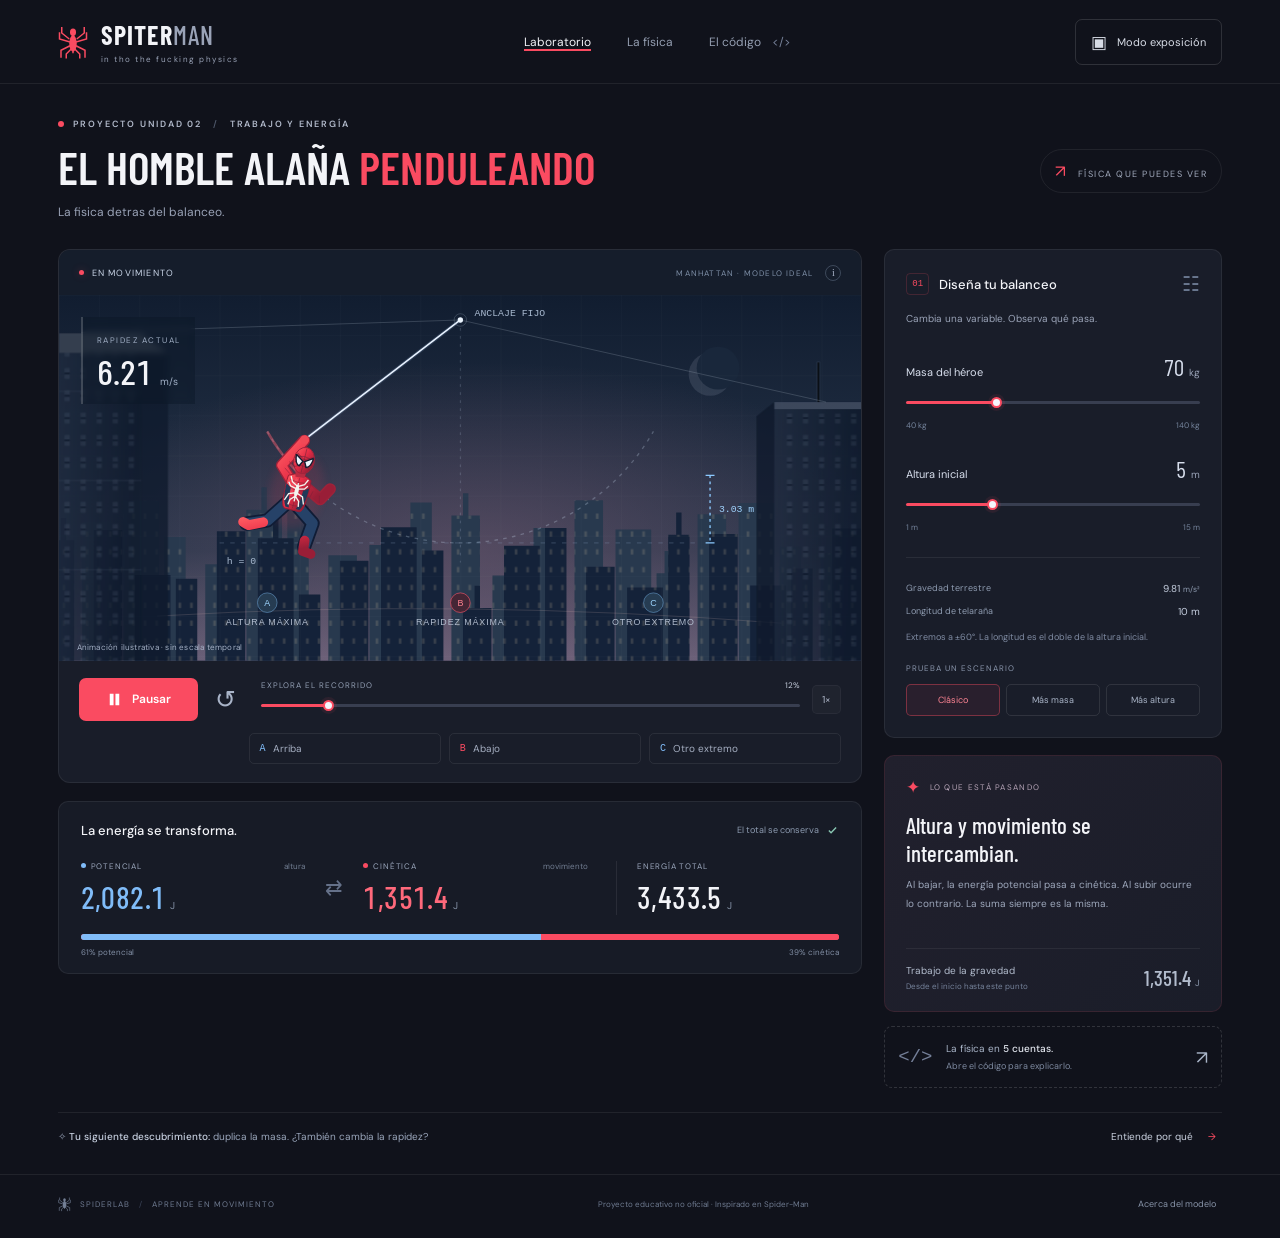
<file: index.html>
<!doctype html>
<html lang="es">
<head>
<meta charset="utf-8"><meta name="viewport" content="width=device-width,initial-scale=1">
<meta name="theme-color" content="#10121b"><meta name="description" content="Explora la energía del balanceo de Spider-Man. Un laboratorio interactivo de física con fórmulas sencillas y código Python para tu exposición.">
<title>Spider Lab</title>
<link rel="stylesheet" href="styles.css">
</head>
<body>
<svg class="svg-sprites" aria-hidden="true"><defs><symbol id="spider-icon" viewBox="0 0 40 44"><path d="M20 10v27M15 18 5 10V2m11 20L2 18V9m14 18L4 33v10m14-12-7 7v6m14-26 10-8V2m-11 20 14-4V9M24 27l12 6v10m-14-12 7 7v6" fill="none" stroke="currentColor" stroke-width="2"/><ellipse cx="20" cy="24" rx="5" ry="11" fill="currentColor"/><ellipse cx="20" cy="9" rx="4" ry="5" fill="currentColor"/></symbol><symbol id="play-icon" viewBox="0 0 20 20"><path d="m7 4 9 6-9 6z" fill="currentColor"/></symbol><symbol id="pause-icon" viewBox="0 0 20 20"><path d="M5 4h4v12H5zm6 0h4v12h-4z" fill="currentColor"/></symbol></defs></svg>
<header class="topbar">
<a class="brand" href="#laboratorio" aria-label="Spider Lab, laboratorio"><svg><use href="#spider-icon"/></svg><span>SPITER<span class="brand-light">MAN</span><small>in tho the fucking physics</small></span></a>
<nav aria-label="Navegación principal">
<button class="nav-button active" data-view="laboratorio">Laboratorio</button><button class="nav-button" data-view="fisica">La física</button><button class="nav-button" data-view="codigo">El código <span>&lt;/&gt;</span></button>
</nav>
<button class="outline-button tour-open"><span class="presentation-icon">▣</span> Modo exposición</button>
</header>
<main>
<section id="view-laboratorio" class="view">
<div class="page-heading">
<div>
<div class="eyebrow">
<span></span> PROYECTO UNIDAD 02 <i>/</i> TRABAJO Y ENERGÍA
</div>
<h1>EL HOMBLE<br class="mobile-break"> ALAÑA <em> PENDULEANDO </em></h1><p>La fisica detras del balanceo.</p>
</div>
<span class="lesson-tag"><span>↗</span> FÍSICA QUE PUEDES VER</span>
</div>
<div id="tour" class="tour" hidden>
<div class="tour-index" id="tourIndex">
01 / 05
</div>
<div>
<strong id="tourTitle"></strong><p id="tourText"></p>
</div>
<div class="tour-actions">
<button id="tourBack" class="text-button">← Atrás</button><button id="tourNext" class="primary small">Siguiente →</button><button id="tourClose" class="icon-button" aria-label="Cerrar modo exposición">×</button>
</div>
</div>
<div class="lab-grid">
<div class="main-column">
<section class="stage-card" aria-label="Explorador del balanceo">
<div class="scene-top">
<div class="scene-title">
<span class="live-dot"></span><span id="playStatus">EN MOVIMIENTO</span>
</div>
<span class="scene-caption">MANHATTAN · MODELO IDEAL</span><button id="modelHelp" class="icon-button info-button" aria-label="Ver los supuestos del modelo">i</button>
</div>
<div class="scene-wrap">
<svg id="scene" viewBox="0 0 900 410" role="img" aria-labelledby="sceneTitle sceneDesc">
<title id="sceneTitle">Spider-Man se balancea entre dos edificios</title><desc id="sceneDesc">Explora la energía en los extremos y en el punto más bajo usando los controles debajo de la ilustración. La silueta del héroe se vuelve más ancha y redondeada al aumentar la masa.</desc>
<defs>
<linearGradient id="sky" x2="0" y2="1"><stop stop-color="#111d30"/><stop offset=".7" stop-color="#27354a"/><stop offset="1" stop-color="#686078"/></linearGradient>
<radialGradient id="glow"><stop stop-color="#8c657d" stop-opacity=".45"/><stop offset="1" stop-color="#8c657d" stop-opacity="0"/></radialGradient>
<linearGradient id="tower" x2="1" y2=".2"><stop stop-color="#202c40"/><stop offset="1" stop-color="#0e192b"/></linearGradient>
<linearGradient id="suit" x2="1" y2=".6"><stop stop-color="#ff5b62"/><stop offset=".5" stop-color="#e72d46"/><stop offset="1" stop-color="#991e37"/></linearGradient>
<pattern id="windows" width="18" height="25" patternUnits="userSpaceOnUse"><rect x="6" y="7" width="6" height="12" fill="#9db0c4" opacity=".12"/><path d="M6 13h6" stroke="#0e192b" stroke-width="2"/></pattern>
<pattern id="farwindows" width="13" height="20" patternUnits="userSpaceOnUse"><rect x="4" y="5" width="3" height="6" fill="#edd3a6" opacity=".16"/></pattern>
<pattern id="grid" width="45" height="45" patternUnits="userSpaceOnUse"><path d="M45 0H0v45" fill="none" stroke="#e0edff" stroke-opacity=".035"/></pattern>
<filter id="soft"><feGaussianBlur stdDeviation="5"/></filter>
<g id="hero-art">
<path id="hero-arm-outline" d="M-7 10-23-6-5-39M8 11 28 21 36 7" stroke="#9e2239" stroke-width="13" fill="none" stroke-linecap="round" stroke-linejoin="round"/>
<path id="hero-arms" d="M-7 10-23-6-5-39M8 11 28 21 36 7" stroke="url(#suit)" stroke-width="10" fill="none" stroke-linecap="round" stroke-linejoin="round"/>
<path id="hero-leg-outline" d="m-7 32-17 26-22 9m48-35 23 17-3 28" fill="none" stroke="#101c35" stroke-width="16" stroke-linecap="round" stroke-linejoin="round"/>
<path id="hero-legs" d="m-7 32-17 26-22 9m48-35 23 17-3 28" fill="none" stroke="#264268" stroke-width="12" stroke-linecap="round" stroke-linejoin="round"/>
<path d="m-28 61-15 7-7-2m72 4 1 12 9 1" fill="none" stroke="url(#suit)" stroke-width="11" stroke-linecap="round" stroke-linejoin="round"/>
<path id="hero-torso" d="M-12 2Q0-5 13 3L10 25 5 38H-8L-12 22Z" fill="url(#suit)" stroke="#991c34"/>
<path id="hero-sides" d="m-12 12 6 9-2 17h-4Zm25 0-6 9-2 17h5Z" fill="#203958"/>
<path id="hero-highlight" fill="#ffbac1" opacity=".14"/>
<path d="M-7-6-5 3 5 2 6-8Z" fill="#b82b41"/>
<ellipse cx="0" cy="-17" rx="11.5" ry="15" fill="url(#suit)" stroke="#9f253b"/>
<path d="M0-31v28M-10-23 11-13M10-23-10-13M-11-18Q0-25 11-18M-9-8Q0-14 9-8" stroke="#6c233a" stroke-width=".7" fill="none" opacity=".8"/>
<path d="M-10-22-1-16-4-10Q-9-11-10-22M10-22 1-16 4-10Q9-11 10-22" fill="#eef8ff" stroke="#141c30" stroke-width="1.6"/>
<path d="M-19-4-12 1m-4-13 7 4m0-16 6 4M18 14l-2 8m10-5 2 8" stroke="#7b2138" stroke-width=".8" opacity=".65"/>
<path id="hero-torso-web" d="M-10 7h20m-19 7h18m-17 7H9m-16 7H7" stroke="#7b2138" stroke-width=".8" opacity=".65" fill="none"/>
<g id="hero-emblem">
<path d="M0 9v21M0 13-7 9-10 3M0 16-8 14-11 10M0 20-8 23-11 31M0 24-5 29-6 35M0 13 7 9 10 3M0 16 8 14 11 10M0 20 8 23 11 31M0 24 5 29 6 35" fill="none" stroke="#f3f5ef" stroke-width="1.5"/>
<ellipse cy="18" rx="2.3" ry="7" fill="#f3f5ef"/>
</g>
<circle cx="-5" cy="-40" r="5" fill="#f04956"/>
</g>
</defs>
<rect width="900" height="410" fill="url(#sky)"/><ellipse cx="470" cy="285" rx="500" ry="210" fill="url(#glow)"/>
<circle cx="730" cy="89" r="24" fill="#b7bfd1" opacity=".14"/><circle cx="739" cy="82" r="24" fill="#19273b"/>
<g id="farCity"></g>
<path d="M110 360Q450 340 810 368" stroke="#d6b5ad" stroke-opacity=".2" fill="none"/>
<rect width="900" height="410" fill="url(#grid)"/>
<g opacity=".8"><path d="M0 43H92V410H0Z" fill="url(#tower)"/><path d="M92 43 122 65V410H92Z" fill="#101b2d"/><rect y="55" width="92" height="355" fill="url(#windows)"/><path d="M0 43H92L122 65H0Z" fill="#3d4656"/><path d="M0 108h92m-92 100h92m-92 100h92" stroke="#435164" opacity=".4"/><rect x="802" y="120" width="98" height="290" fill="url(#tower)"/><rect x="813" y="133" width="87" height="277" fill="url(#windows)"/><path d="m802 120-20 16v274h20" fill="#101a2c"/><path d="M802 120h98v8h-98Z" fill="#455065"/><path d="M850 120V75h3v45" stroke="#344359"/></g>
<path d="M25 42 450 28 860 120" stroke="#b3bfce" stroke-opacity=".25" stroke-width="1" fill="none"/>
<path d="M450 28V300" stroke="#bdcde5" stroke-opacity=".25" stroke-dasharray="3 6"/>
<path d="M233.5 153A250 250 0 0 0 666.5 153" fill="none" stroke="#d8e9ff" stroke-opacity=".25" stroke-width="1.5" stroke-dasharray="4 6"/>
<path id="trail" fill="none" stroke="#f15a6b" stroke-width="3" stroke-opacity=".48"/>
<path d="M180 278H720" stroke="#8ba0bd" stroke-opacity=".35" stroke-dasharray="5 7"/>
<g font-family="monospace" font-size="11" fill="#a9bad0"><text x="188" y="302">h = 0</text><text x="466" y="24">ANCLAJE FIJO</text></g>
<line id="heightLine" x1="730" y1="153" x2="730" y2="278" stroke="#8ccaff" stroke-width="1.5" stroke-dasharray="3 4"/>
<path id="heightCap" stroke="#8ccaff" stroke-width="1.5" fill="none"/>
<text id="heightLabel" x="740" y="210" fill="#a1d4ff" font-family="monospace" font-size="11">5.00 m</text>
<line id="webShadow" x1="450" y1="28" x2="250" y2="120" stroke="#a4c8f6" stroke-width="4" opacity=".15"/>
<line id="web" x1="450" y1="28" x2="250" y2="120" stroke="#e8f2ff" stroke-width="1.8"/>
<circle cx="450" cy="28" r="7" stroke="#aebed1" stroke-opacity=".25" fill="none"/><circle cx="450" cy="28" r="3" fill="#ecf5ff"/>
<g id="hero" transform="translate(233.5 153)"><ellipse cx="0" cy="18" rx="30" ry="43" fill="#e83650" opacity=".13" filter="url(#soft)"/><use href="#hero-art"/></g>
<g font-family="Arial,sans-serif" font-size="10" text-anchor="middle"><g transform="translate(233.5 345)"><circle r="11" fill="#263c52" stroke="#7dbdf2" stroke-opacity=".5"/><text y="3.5" fill="#9ed6ff">A</text><text y="25" fill="#b0bbcd" letter-spacing="1">ALTURA MÁXIMA</text></g><g transform="translate(450 345)"><circle r="11" fill="#442635" stroke="#f85367" stroke-opacity=".7"/><text y="3.5" fill="#ff8290">B</text><text y="25" fill="#b0bbcd" letter-spacing="1">RAPIDEZ MÁXIMA</text></g><g transform="translate(666.5 345)"><circle r="11" fill="#263c52" stroke="#7dbdf2" stroke-opacity=".5"/><text y="3.5" fill="#9ed6ff">C</text><text y="25" fill="#b0bbcd" letter-spacing="1">OTRO EXTREMO</text></g></g>
</svg>
<div class="scene-value">
<small>RAPIDEZ ACTUAL</small>
<div>
<strong id="speed">0.00</strong><span>m/s</span>
</div>
</div>
<span class="scene-disclaimer">Animación ilustrativa · sin escala temporal</span>
</div>
<div class="transport">
<button id="play" class="primary"><svg><use href="#pause-icon"/></svg><span>Pausar</span></button><button id="reset" class="icon-button reset" aria-label="Reiniciar con los valores iniciales" title="Reiniciar">↺</button>
<div class="position-control">
<label for="position">EXPLORA EL RECORRIDO <output id="positionValue">0%</output></label><input id="position" type="range" min="0" max="100" value="0" step="0.1" aria-label="Posición en el recorrido">
</div>
<button id="slow" class="speed-button" aria-pressed="false" title="Cambiar la velocidad de la animación">1×</button>
</div>
<div class="checkpoint-row">
<button data-point="0"><span>A</span> Arriba</button><button data-point="50"><span>B</span> Abajo</button><button data-point="100"><span>C</span> Otro extremo</button>
</div>
</section>
<section class="energy-card" aria-label="Distribución de energía">
<div class="energy-head">
<h2>La energía se transforma.</h2><span>El total se conserva <svg viewBox="0 0 18 18"><path d="m4 9 3 3 7-7" fill="none" stroke="currentColor" stroke-width="2"/></svg></span>
</div>
<div class="energy-figures">
<div>
<small><i class="blue-dot"></i> POTENCIAL <span>altura</span></small><strong id="ep">3,433.5</strong><b>J</b>
</div>
<span class="exchange">⇄</span>
<div>
<small><i class="red-dot"></i> CINÉTICA <span>movimiento</span></small><strong id="ec">0.0</strong><b>J</b>
</div>
<div class="total-figure">
<small>ENERGÍA TOTAL</small><strong id="et">3,433.5</strong><b>J</b>
</div>
</div>
<div class="energy-track" role="img" id="energyTrack" aria-label="Distribución de energía">
<div id="potentialFill">
</div>
<div id="kineticFill">
</div>
</div>
<div class="energy-percent">
<span id="potentialPercent">100% potencial</span><span id="kineticPercent">0% cinética</span>
</div>
</section>
</div>
<aside class="side-column">
<section class="parameters">
<div class="card-heading">
<span class="section-index">01</span><h2>Diseña tu balanceo</h2><span class="adjust-icon">☷</span>
</div>
<p class="card-intro">Cambia una variable. Observa qué pasa.</p>
<div class="input-group">
<label for="mass">Masa del héroe <span><output id="massValue">70</output> <small>kg</small></span></label><input id="mass" type="range" min="40" max="140" value="70">
<div class="range-labels">
<span>40 kg</span><span>140 kg</span>
</div>
</div>
<div class="input-group">
<label for="initialHeight">Altura inicial <span><output id="initialHeightValue">5</output> <small>m</small></span></label><input id="initialHeight" type="range" min="1" max="15" value="5">
<div class="range-labels">
<span>1 m</span><span>15 m</span>
</div>
</div>
<div class="fixed-values">
<div>
<span>Gravedad terrestre</span><strong>9.81 <small>m/s²</small></strong>
</div>
<div>
<span>Longitud de telaraña</span><strong id="lengthValue">10 m</strong>
</div>
</div>
<p class="geometry-note">Extremos a ±60°. La longitud es el doble de la altura inicial.</p>
<div class="preset-label">
PRUEBA UN ESCENARIO
</div>
<div class="presets">
<button data-preset="base" class="active">Clásico</button><button data-preset="mass">Más masa</button><button data-preset="height">Más altura</button>
</div>
</section>
<section class="insight">
<div class="insight-heading">
<span class="spark">✦</span><span>LO QUE ESTÁ PASANDO</span>
</div>
<h3 id="insightTitle">Todo empieza con la altura.</h3><p id="insightText">En el extremo, la energía es potencial. Spider-Man está a punto de comenzar su descenso.</p>
<div class="work-value">
<span>Trabajo de la gravedad<small>Desde el inicio hasta este punto</small></span><strong><span id="work">0.0</span> <small>J</small></strong>
</div>
</section>
<button class="code-invite" data-go="codigo"><span class="code-icon">&lt;/&gt;</span><span>La física en <strong>5 cuentas.</strong><small>Abre el código para explicarlo.</small></span><b>↗</b></button>
</aside>
</div>
<div class="bottom-note">
<span>✧ <b>Tu siguiente descubrimiento:</b> duplica la masa. ¿También cambia la rapidez?</span><button data-go="fisica">Entiende por qué <span>→</span></button>
</div>
</section>
<section id="view-fisica" class="view" hidden>
<div class="page-heading">
<div>
<div class="eyebrow">
<span></span> APRENDE <i>/</i> SIN COMPLICACIONES
</div>
<h1>Del balanceo a <em>la fórmula.</em></h1><p>Cinco cuentas. Una sola idea: la energía no desaparece, se transforma.</p>
</div>
<button class="outline-button" data-go="laboratorio">← Volver al laboratorio</button>
</div>
<div class="theory-grid">
<div class="formula-list" id="formulas">
<article>
<span class="formula-number">01</span>
<div>
<h2>La energía con la que empieza</h2><p>Parte del reposo. Toda su energía inicial depende de la altura.</p><code>E = m × g × h₀</code>
<div class="substitution" data-eq="total">
</div>
</div>
</article>
<article>
<span class="formula-number">02</span>
<div>
<h2>Lo que todavía conserva como altura</h2><p>Cuanto más baja su posición, menor es su energía potencial.</p><code>Ep = m × g × h</code>
<div class="substitution" data-eq="potential">
</div>
</div>
</article>
<article>
<span class="formula-number">03</span>
<div>
<h2>Lo que se ha convertido en movimiento</h2><p>Restamos la energía potencial al total. Eso es energía cinética.</p><code>Ec = E − Ep</code>
<div class="substitution" data-eq="kinetic">
</div>
</div>
</article>
<article>
<span class="formula-number">04</span>
<div>
<h2>La rapidez en ese punto</h2><p>Despejamos la rapidez de Ec = ½mv². La raíz se obtiene con sqrt.</p><code>v = √(2 × Ec / m)</code>
<div class="substitution" data-eq="speed">
</div>
</div>
</article>
<article>
<span class="formula-number">05</span>
<div>
<h2>El trabajo que hizo la gravedad</h2><p>Desde el inicio, es igual a la ganancia de energía cinética.</p><code>Wg = m × g × (h₀ − h)</code>
<div class="substitution" data-eq="work">
</div>
</div>
</article>
</div>
<aside class="theory-aside">
<section class="concept-card">
<span class="eyebrow">EL DICCIONARIO DEL HÉROE</span><dl><dt>m · Masa</dt><dd>Cuánta masa tiene el héroe, en kilogramos.</dd><dt>g · Gravedad</dt><dd>9.81 m/s² en este modelo terrestre.</dd><dt>h₀ y h · Alturas</dt><dd>La inicial y la actual, medidas desde el punto más bajo.</dd><dt>J · Joule</dt><dd>Unidad para medir energía y trabajo.</dd><dt>v · Rapidez</dt><dd>Qué tan rápido se mueve, en m/s; no indica la dirección.</dd></dl>
</section>
<section class="challenge">
<span class="eyebrow">PIÉNSALO ANTES DE PROBAR</span><h3>Si duplicas la masa, ¿se duplica la rapidez?</h3>
<div>
<button data-answer="yes">Sí, se duplica</button><button data-answer="no">No, es igual</button>
</div>
<p id="answerFeedback" role="status">Compara el escenario clásico con «Más masa».</p>
</section>
<section class="source-card">
<h3>La base del proyecto</h3><p>PROBLEMARIO DINÁMICA, página 1, tema 3: trabajo, energía y potencia. Aplicamos sus expresiones de energía potencial, cinética y conservación de energía a un balanceo ideal.</p><button id="assumptions" class="text-button">Ver los límites del modelo ↗</button>
</section>
</aside>
</div>
</section>
<section id="view-codigo" class="view" hidden>
<div class="page-heading">
<div>
<div class="eyebrow">
<span></span> COMPRENDE <i>/</i> EXPLICA <i>/</i> PRESENTA
</div>
<h1>Un héroe. <em>Cinco cuentas.</em></h1><p>La física cabe en unas líneas. El dibujo y los controles se encargan del resto.</p>
</div>
<a id="downloadPython" href="spider_energia.py" download class="primary">↓ Descargar Python</a>
</div>
<div class="code-layout">
<section class="code-window">
<div class="code-top">
<div class="window-dots">
<i></i><i></i><i></i>
</div>
<div class="code-tabs" role="group" aria-label="Lenguaje del código">
<button id="pythonTab" class="active" aria-pressed="true">Python</button><button id="jsTab" aria-pressed="false">JavaScript</button>
</div>
<button id="copyCode" class="text-button">Copiar</button>
</div>
<div class="code-file" id="codeFilename">
fisica.py
</div>
<pre><code id="codeContent"></code></pre>
<div class="code-bottom">
<span id="codeLanguageNote">Python para tu entrega · versión equivalente al cálculo del navegador</span><span id="copyStatus" role="status"></span>
</div>
</section>
<aside class="code-explanation">
<h2>Así lo explicas en clase.</h2><ol><li><strong>Recibimos tres datos.</strong><p>La masa, la altura inicial y la altura de la posición elegida.</p></li><li><strong>Hacemos cinco cuentas.</strong><p>Multiplicar, restar y sacar una raíz cuadrada. Cada línea corresponde a una fórmula.</p></li><li><strong>Devolvemos los resultados.</strong><p>La interfaz los convierte en cifras y barras de colores.</p></li></ol>
<div class="honest-note">
<strong>¿Qué ejecuta esta página?</strong><p>El navegador usa JavaScript. La pestaña Python muestra las mismas fórmulas; puedes descargar un programa de consola para entregarlo y ejecutarlo con Python 3.</p>
</div>
<a id="downloadWeb" href="SpiderLab_Energia.html" download class="outline-button">↓ Descargar versión HTML</a><small class="download-note">Un archivo que puedes abrir sin conexión.</small>
</aside>
</div>
<details class="animation-explanation">
<summary>¿Y cómo funciona la animación?</summary><p>Un ciclo visual cambia suavemente la posición del personaje entre los extremos. Para cada posición, calculamos la altura con <code>h = L × (1 − cos θ)</code> y aplicamos las cinco cuentas. El seno y el coseno sirven para dibujar el arco. La animación no predice el tiempo real del balanceo ni calcula su período.</p><p>Cuando mueves el deslizador, eliges una posición y la reproducción se pausa. Así puedes explicar un punto sin que cambien sus números. En ambos extremos la rapidez calculada es cero; en el centro es máxima.</p>
</details>
</section>
</main>
<footer>
<span><svg><use href="#spider-icon"/></svg> SPIDERLAB <i>/</i> APRENDE EN MOVIMIENTO</span><span>Proyecto educativo no oficial · Inspirado en Spider-Man</span><button id="footerHelp">Acerca del modelo</button>
</footer>
<dialog id="helpDialog">
<button id="closeDialog" class="icon-button dialog-close" aria-label="Cerrar explicación">×</button><span class="eyebrow">ANTES DE LANZAR LA TELARAÑA</span><h2>Un modelo sencillo.<br>Física con sentido.</h2><p>El héroe parte del reposo y se representa como una masa puntual. El anclaje está fijo y la telaraña no se estira ni tiene masa. No hay resistencia del aire ni pérdidas por rozamiento.</p><ul><li><strong>Altura cero:</strong> el punto más bajo del recorrido.</li><li><strong>Extremos a ±60°:</strong> L = 2h₀. Cambiar la altura también cambia la longitud.</li><li><strong>Animación ilustrativa:</strong> el ritmo visual no representa tiempo físico; las energías y la rapidez sí corresponden a cada posición.</li><li><strong>La tensión no realiza trabajo:</strong> es perpendicular al desplazamiento en el modelo ideal.</li></ul><p>No calculamos potencia, tensión ni período. En el punto inferior hay aceleración hacia el anclaje, aunque la rapidez sea máxima.</p><button id="understood" class="primary">Entendido. A experimentar →</button>
</dialog>
<script src="physics.js"></script><script src="app.js"></script>
</body>
</html>
</file>
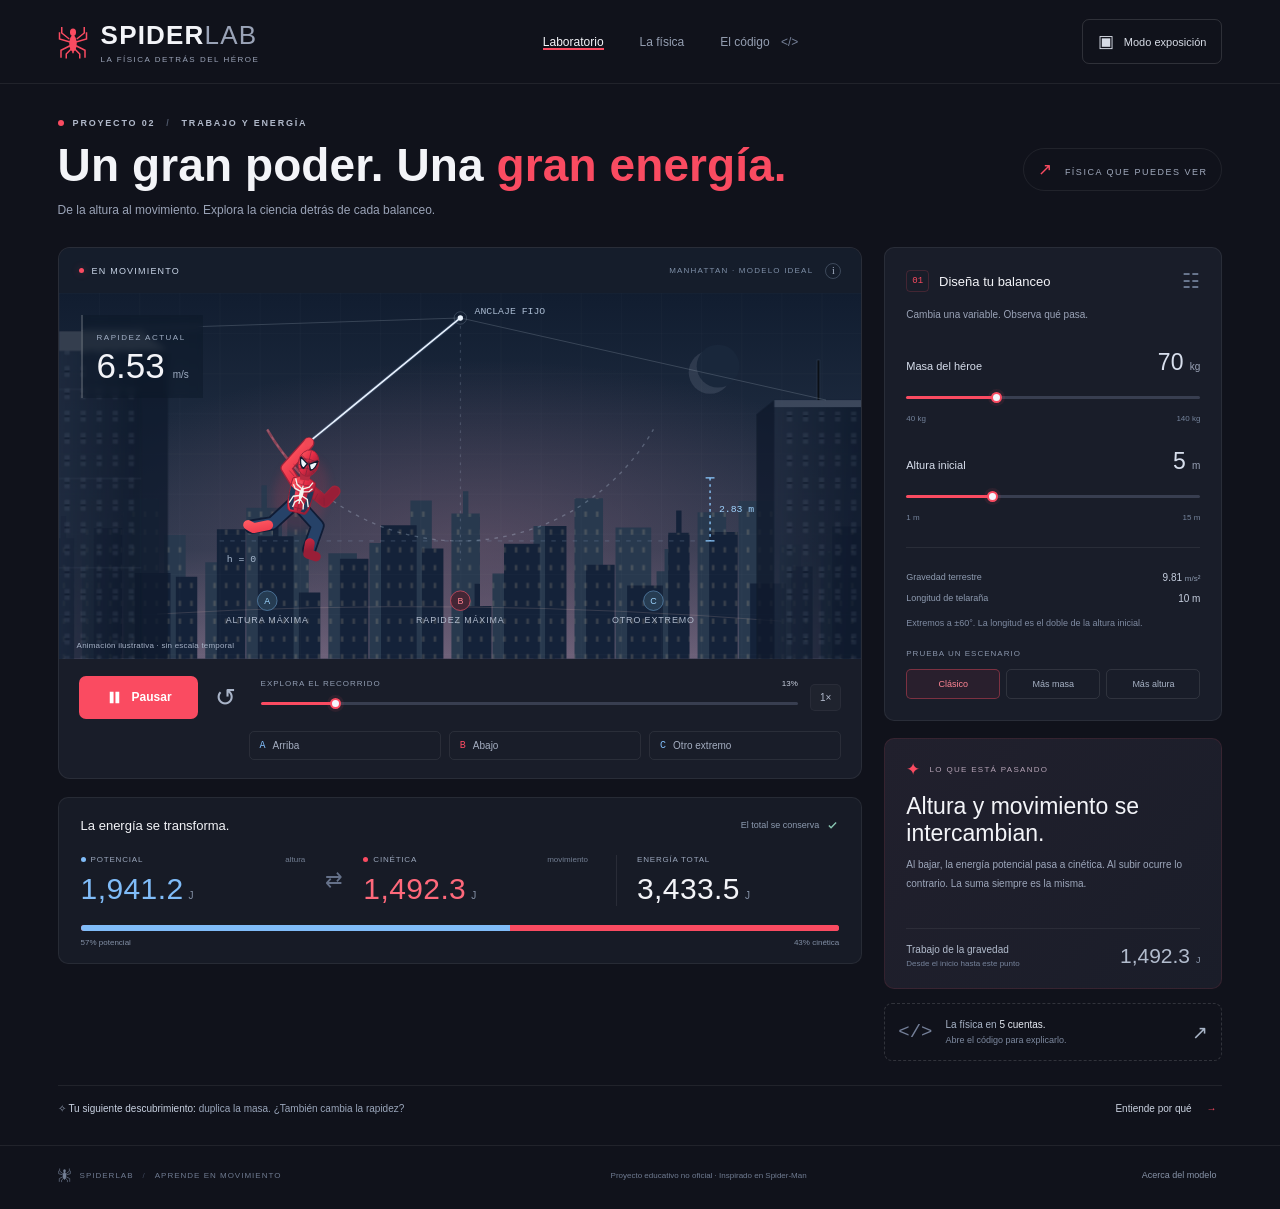
<file: SpiderLab_Energia.html>
<!doctype html>
<html lang="es">
<head>
<meta charset="utf-8"><meta name="viewport" content="width=device-width,initial-scale=1">
<meta name="theme-color" content="#10121b"><meta name="description" content="Explora la energía del balanceo de Spider-Man. Un laboratorio interactivo de física con fórmulas sencillas y código Python para tu exposición.">
<title>Spider Lab · La energía del balanceo</title>
<style>


:root {
  --bg: #10121b;
  --card: #191d29;
  --card2: #1e2330;
  --red: #fa4b61;
  --blue: #80bcf8;
  --text: #f3f4f8;
  --muted: #9aa3b7;
  --border: #ffffff12;
  --display: 'Barlow Condensed', 'Arial Narrow', Impact, sans-serif;
  --body: 'DM Sans', Arial, sans-serif
}

* {
  box-sizing: border-box
}

body {
  margin: 0;
  background: var(--bg);
  color: var(--text);
  font-family: var(--body);
  font-size: 14px;
  -webkit-font-smoothing: antialiased
}

button,
a,
input,
summary {
  -webkit-tap-highlight-color: transparent
}

button {
  font: inherit;
  cursor: pointer
}

button,
a,
input {
  outline-offset: 5px
}

button:focus-visible,
a:focus-visible,
input:focus-visible,
summary:focus-visible {
  outline: 2px solid var(--blue)
}

button {
  transition: background .2s, color .2s, transform .2s
}

button:active {
  transform: translateY(1px)
}

button:disabled {
  opacity: .35;
  cursor: default
}

a {
  color: inherit
}

button svg {
  width: 19px;
  height: 19px
}

button:not(.nav-button):hover {
  filter: brightness(1.12)
}

[hidden] {
  display: none !important
}

.svg-sprites {
  position: absolute;
  width: 0;
  height: 0;
  overflow: hidden
}

.topbar {
  max-width: 1600px;
  margin: auto;
  padding: 0 4.5%;
  height: 84px;
  display: flex;
  align-items: center;
  gap: 30px;
  border-bottom: 1px solid var(--border)
}

.brand {
  display: flex;
  align-items: center;
  gap: 13px;
  text-decoration: none;
  font-family: var(--display);
  font-weight: 700;
  font-size: 26px;
  letter-spacing: 1.2px
}

.brand svg {
  color: var(--red);
  width: 30px;
  height: 38px
}

.brand-light {
  font-weight: 500;
  color: var(--muted)
}

.brand small {
  display: block;
  font: 8px var(--body);
  letter-spacing: 1.5px;
  color: var(--muted);
  margin-top: 4px
}

nav {
  display: flex;
  align-self: stretch;
  gap: 36px;
  margin: auto
}

.nav-button {
  padding: 0;
  border: 0;
  background: none;
  color: #949eb1;
  position: relative;
  font-size: 12px
}

.nav-button span {
  margin-left: 8px;
  color: #77829a
}

.nav-button.active {
  color: var(--text)
}

.nav-button.active:after {
  content: '';
  position: absolute;
  bottom: -1px;
  left: 0;
  right: 0;
  height: 2px;
  background: var(--red)
}

.outline-button {
  display: inline-flex;
  align-items: center;
  justify-content: center;
  gap: 10px;
  padding: 11px 15px;
  border: 1px solid #ffffff21;
  border-radius: 7px;
  background: transparent;
  color: #d7dce6;
  font-size: 11px
}

.presentation-icon {
  font-size: 17px
}

main {
  max-width: 1600px;
  padding: 34px 4.5% 30px;
  margin: auto
}

.page-heading {
  display: flex;
  justify-content: space-between;
  align-items: center;
  margin-bottom: 26px;
  gap: 20px
}

.eyebrow {
  font-size: 9px;
  letter-spacing: 1.8px;
  color: #b1b9ca;
  display: flex;
  align-items: center;
  gap: 9px;
  font-weight: 600
}

.eyebrow>span {
  width: 6px;
  height: 6px;
  border-radius: 50%;
  background: var(--red)
}

.eyebrow i {
  font-style: normal;
  color: #50596c;
  margin: 0 2px
}

h1 {
  font-family: var(--display);
  font-weight: 600;
  letter-spacing: .1px;
  font-size: 46px;
  line-height: 1.1;
  margin: 12px 0 9px
}

h1 em {
  font-style: normal;
  color: var(--red)
}

.page-heading p {
  font-size: 12px;
  color: var(--muted);
  margin: 0;
  line-height: 1.8
}

.lesson-tag {
  font-size: 9px;
  letter-spacing: 1.5px;
  border: 1px solid #ffffff12;
  border-radius: 30px;
  padding: 10px 14px;
  color: #a1aabd;
  white-space: nowrap
}

.lesson-tag span {
  color: var(--red);
  font-size: 17px;
  margin-right: 7px
}

.mobile-break {
  display: none
}

.lab-grid {
  display: grid;
  grid-template-columns: minmax(0, 2.38fr) minmax(280px, 1fr);
  gap: 22px
}

.main-column,
.side-column {
  min-width: 0
}

.stage-card {
  background: var(--card);
  border: 1px solid var(--border);
  border-radius: 12px;
  overflow: hidden
}

.scene-top {
  height: 45px;
  display: flex;
  gap: 12px;
  align-items: center;
  padding: 0 20px;
  background: #151d2b;
  font-size: 9px;
  letter-spacing: 1.2px
}

.scene-title {
  display: flex;
  align-items: center;
  gap: 8px;
  color: #cad6e8
}

.live-dot {
  width: 5px;
  height: 5px;
  border-radius: 50%;
  background: var(--red);
  box-shadow: 0 0 9px #fa4b6150
}

.scene-caption {
  margin-left: auto;
  color: #7e8fa7;
  font-size: 8px
}

.icon-button {
  background: none;
  border: 0;
  color: #a9b4c8;
  font-size: 23px;
  line-height: 1;
  display: inline-flex;
  align-items: center;
  justify-content: center;
  width: 32px;
  height: 32px;
  flex-shrink: 0;
  border-radius: 5px
}

.info-button {
  border: 1px solid #7e8fa760;
  border-radius: 50%;
  width: 16px;
  height: 16px;
  font-size: 10px;
  font-family: serif
}

.scene-wrap {
  position: relative;
  background: #1a263b
}

.scene-wrap>svg {
  display: block;
  width: 100%;
  height: auto
}

.scene-value {
  position: absolute;
  top: 22px;
  left: 22px;
  padding: 12px 14px;
  border-left: 2px solid #ffffff30;
  background: #0c172568;
  backdrop-filter: blur(3px)
}

.scene-value small {
  font-size: 8px;
  letter-spacing: 1.5px;
  color: #a1afc5
}

.scene-value strong {
  font-family: var(--display);
  font-size: 35px;
  font-weight: 500;
  font-variant-numeric: tabular-nums
}

.scene-value>div {
  display: flex;
  align-items: baseline;
  gap: 8px;
  margin-top: 3px
}

.scene-value>div>span {
  font-size: 10px;
  color: #a1afc5
}

.scene-disclaimer {
  position: absolute;
  bottom: 9px;
  left: 18px;
  font-size: 8px;
  letter-spacing: .2px;
  color: #a5b1c6
}

.transport {
  display: flex;
  align-items: center;
  gap: 12px;
  padding: 17px 20px 12px
}

.primary {
  display: inline-flex;
  align-items: center;
  justify-content: center;
  gap: 8px;
  background: var(--red);
  border: 1px solid transparent;
  border-radius: 7px;
  color: white;
  padding: 13px 18px;
  font-size: 12px;
  font-weight: 600;
  white-space: nowrap
}

.primary.small {
  padding: 10px 14px;
  font-size: 11px
}

.transport .primary {
  min-width: 119px;
  padding: 11px 14px
}

.reset {
  font-size: 25px;
  margin-right: 7px
}

.position-control {
  flex: 1;
  min-width: 0
}

.position-control label {
  display: flex;
  justify-content: space-between;
  font-size: 8px;
  letter-spacing: 1px;
  color: #929eb3;
  margin-bottom: 6px
}

.position-control output {
  color: #c9d1e0;
  letter-spacing: 0;
  font-variant-numeric: tabular-nums
}

.speed-button {
  padding: 7px 9px;
  background: #ffffff07;
  border: 1px solid #ffffff0b;
  border-radius: 5px;
  color: #b1b9cb;
  font-size: 10px
}

.speed-button[aria-pressed=true] {
  color: var(--red);
  border-color: #fa4b6150
}

input[type=range] {
  appearance: none;
  width: 100%;
  height: 18px;
  background: transparent;
  cursor: pointer;
  margin: 0;
  --fill: 50%;
  --range-color: var(--red)
}

input[type=range]::-webkit-slider-runnable-track {
  height: 3px;
  border-radius: 10px;
  background: linear-gradient(to right, var(--range-color) var(--fill), #383e50 var(--fill))
}

input[type=range]::-moz-range-track {
  height: 3px;
  border-radius: 10px;
  background: #383e50
}

input[type=range]::-moz-range-progress {
  background: var(--range-color);
  height: 3px
}

input[type=range]::-webkit-slider-thumb {
  appearance: none;
  width: 11px;
  height: 11px;
  background: #f4f6fc;
  border: 2px solid var(--range-color);
  border-radius: 50%;
  margin-top: -4px;
  box-shadow: 0 0 0 3px #fa4b6115
}

input[type=range]::-moz-range-thumb {
  width: 9px;
  height: 9px;
  background: white;
  border: 2px solid var(--range-color);
  border-radius: 50%
}

.checkpoint-row {
  display: flex;
  gap: 8px;
  margin: 0 20px 18px;
  padding-left: 170px
}

.checkpoint-row button {
  display: flex;
  align-items: center;
  gap: 7px;
  flex: 1;
  background: transparent;
  color: #a5aec1;
  border: 1px solid #ffffff13;
  border-radius: 5px;
  padding: 8px 10px;
  font-size: 10px;
  white-space: nowrap
}

.checkpoint-row button span {
  font: 10px monospace;
  color: var(--blue)
}

.checkpoint-row button[data-point="50"] span {
  color: var(--red)
}

.checkpoint-row button.active {
  background: #ffffff07;
  border-color: #ffffff35;
  color: white
}

.energy-card {
  padding: 20px 22px 16px;
  margin-top: 18px;
  border: 1px solid var(--border);
  border-radius: 10px;
  background: #171b26
}

.energy-head {
  display: flex;
  align-items: center;
  justify-content: space-between;
  gap: 12px;
  margin-bottom: 22px
}

.energy-head h2 {
  font-size: 13px;
  font-weight: 500;
  margin: 0
}

.energy-head>span {
  display: flex;
  gap: 7px;
  align-items: center;
  color: #8d9bb0;
  font-size: 9px
}

.energy-head svg {
  width: 13px;
  height: 13px;
  color: #89c6b2
}

.energy-figures {
  display: flex;
  gap: 20px;
  align-items: center
}

.energy-figures>div {
  flex: 1;
  min-width: 0
}

.energy-figures small {
  display: flex;
  align-items: center;
  gap: 5px;
  font-size: 8px;
  letter-spacing: .8px;
  color: #9ba7bc;
  margin-bottom: 8px
}

.energy-figures small span {
  color: #727e92;
  letter-spacing: 0;
  margin-left: auto;
  font-size: 8px
}

.energy-figures strong {
  font-family: var(--display);
  font-weight: 500;
  font-size: 30px;
  letter-spacing: .4px;
  font-variant-numeric: tabular-nums
}

.energy-figures b {
  color: #8491a6;
  font-size: 10px;
  font-weight: 400;
  margin-left: 5px
}

.blue-dot,
.red-dot {
  display: inline-block;
  width: 5px;
  height: 5px;
  border-radius: 50%
}

.blue-dot {
  background: var(--blue)
}

.red-dot {
  background: var(--red)
}

.energy-figures>div:first-child strong {
  color: var(--blue)
}

.energy-figures>div:nth-of-type(2) strong {
  color: #ff697b
}

.exchange {
  color: #657189;
  font-size: 21px
}

.energy-figures .total-figure {
  flex: .9;
  border-left: 1px solid #ffffff14;
  padding-left: 20px;
  margin-left: 8px
}

.energy-track {
  display: flex;
  overflow: hidden;
  height: 6px;
  border-radius: 5px;
  margin: 19px 0 7px;
  background: var(--red)
}

#potentialFill {
  width: 100%;
  background: var(--blue)
}

#kineticFill {
  flex: 1;
  background: var(--red)
}

.energy-percent {
  display: flex;
  justify-content: space-between;
  font-size: 8px;
  color: #828fa5
}

.parameters {
  border: 1px solid var(--border);
  background: var(--card);
  border-radius: 10px;
  padding: 21px
}

.card-heading {
  display: flex;
  align-items: center;
  gap: 10px
}

.section-index {
  font: 9px monospace;
  color: var(--red);
  border: 1px solid #fa4b6130;
  padding: 5px;
  border-radius: 4px
}

.card-heading h2 {
  font-size: 13px;
  font-weight: 500;
  margin: 0
}

.adjust-icon {
  margin-left: auto;
  font-size: 20px;
  color: #69778f
}

.card-intro {
  font-size: 10px;
  color: var(--muted);
  line-height: 1.8;
  margin: 13px 0 25px
}

.input-group {
  margin: 0 0 25px
}

.input-group label {
  display: flex;
  align-items: baseline;
  justify-content: space-between;
  font-size: 11px;
  margin-bottom: 12px;
  color: #d7deec
}

.input-group label>span {
  font: 23px var(--display);
  font-variant-numeric: tabular-nums
}

.input-group label small {
  font: 10px var(--body);
  color: var(--muted)
}

.range-labels {
  display: flex;
  justify-content: space-between;
  font-size: 8px;
  color: #74839b;
  margin-top: 5px
}

.fixed-values {
  border-top: 1px solid var(--border);
  padding-top: 14px
}

.fixed-values>div {
  display: flex;
  justify-content: space-between;
  margin: 10px 0;
  font-size: 9px;
  color: #8e9bb0
}

.fixed-values strong {
  color: #c7d0e0;
  font-size: 10px;
  font-weight: 400
}

.fixed-values small {
  font-size: 8px;
  color: #8e9bb0
}

.geometry-note {
  font-size: 9px;
  line-height: 1.7;
  color: #7f8ba2;
  margin: 12px 0 18px
}

.preset-label {
  font-size: 8px;
  letter-spacing: 1px;
  color: #8995ab;
  margin: 18px 0 11px
}

.presets {
  display: flex;
  gap: 6px
}

.presets button {
  border: 1px solid #ffffff19;
  border-radius: 5px;
  color: #a9b4c7;
  background: none;
  padding: 9px 4px;
  font-size: 9px;
  flex: 1;
  white-space: nowrap
}

.presets button.active {
  background: #fa4b6112;
  border-color: #fa4b6166;
  color: #ff8594
}

.insight {
  margin-top: 17px;
  background: linear-gradient(130deg, #21202d, #1a1d29);
  border: 1px solid #fa4b611c;
  border-radius: 10px;
  padding: 20px 21px
}

.insight-heading {
  display: flex;
  align-items: center;
  gap: 8px;
  color: #b5a3b6;
  font-size: 8px;
  letter-spacing: 1.3px
}

.spark {
  color: var(--red);
  font-size: 17px
}

.insight h3 {
  font-family: var(--display);
  font-weight: 500;
  font-size: 23px;
  margin: 13px 0 8px
}

.insight p {
  font-size: 10px;
  line-height: 1.9;
  color: #9da7bb;
  min-height: 56px;
  margin: 0
}

.work-value {
  display: flex;
  align-items: center;
  justify-content: space-between;
  gap: 10px;
  border-top: 1px solid #ffffff10;
  margin-top: 17px;
  padding-top: 15px;
  font-size: 10px;
  color: #b2bccd
}

.work-value>span small {
  display: block;
  font-size: 8px;
  color: #76839b;
  margin-top: 4px
}

.work-value strong {
  font-family: var(--display);
  font-weight: 500;
  font-size: 21px;
  white-space: nowrap
}

.work-value strong small {
  font: 9px var(--body);
  color: #8b98ad
}

.code-invite {
  width: 100%;
  display: flex;
  align-items: center;
  gap: 13px;
  text-align: left;
  padding: 15px 13px;
  margin-top: 14px;
  background: transparent;
  border: 1px dashed #ffffff24;
  border-radius: 8px;
  color: #a9b5c8;
  font-size: 10px
}

.code-icon {
  font: 19px monospace;
  color: #747f98
}

.code-invite strong {
  color: #e6eaf2;
  font-weight: 500
}

.code-invite small {
  display: block;
  color: #7d899f;
  font-size: 9px;
  margin-top: 5px
}

.code-invite b {
  font-size: 19px;
  font-weight: 400;
  margin-left: auto
}

.bottom-note {
  display: flex;
  justify-content: space-between;
  gap: 20px;
  align-items: center;
  margin-top: 24px;
  padding: 16px 0 0;
  border-top: 1px solid var(--border);
  font-size: 10px;
  color: #9aa6bb
}

.bottom-note b {
  font-weight: 500;
  color: #c8d1e1
}

.bottom-note button {
  background: none;
  border: 0;
  color: #cbd3e1;
  font-size: 10px;
  white-space: nowrap
}

.bottom-note button span {
  margin-left: 12px;
  color: var(--red)
}

footer {
  max-width: 1600px;
  margin: auto;
  padding: 20px 4.5% 25px;
  border-top: 1px solid var(--border);
  display: flex;
  align-items: center;
  justify-content: space-between;
  gap: 20px;
  font-size: 8px;
  color: #6f7b91
}

footer>span:first-child {
  display: flex;
  align-items: center;
  gap: 9px;
  letter-spacing: 1px
}

footer svg {
  width: 13px;
  height: 18px;
  color: #737f95
}

footer i {
  font-style: normal;
  color: #3c465b
}

footer button {
  color: #8894a9;
  background: none;
  border: 0;
  font-size: 9px
}

.view {
  animation: enter .35s ease
}

@keyframes enter {
  from {
    opacity: 0;
    transform: translateY(7px)
  }

  to {
    opacity: 1;
    transform: translateY(0)
  }
}

.tour {
  display: flex;
  align-items: center;
  gap: 20px;
  background: #273142;
  border: 1px solid #52657d;
  border-radius: 10px;
  padding: 18px 22px;
  margin-bottom: 20px
}

.tour-index {
  font: 14px var(--display);
  color: var(--blue);
  white-space: nowrap
}

.tour strong {
  font-size: 13px;
  font-weight: 500
}

.tour p {
  font-size: 11px;
  color: #b2bfd1;
  margin: 6px 0 0;
  line-height: 1.7
}

.tour-actions {
  display: flex;
  gap: 12px;
  margin-left: auto;
  align-items: center;
  flex-shrink: 0
}

.text-button {
  border: 0;
  background: none;
  color: #aebad0;
  font-size: 11px;
  padding: 5px
}

.theory-grid {
  display: grid;
  grid-template-columns: 1.7fr 1fr;
  gap: 28px
}

.formula-list {
  background: var(--card);
  border: 1px solid var(--border);
  border-radius: 12px;
  padding: 5px 30px
}

.formula-list article {
  display: flex;
  gap: 23px;
  padding: 26px 0;
  border-bottom: 1px solid var(--border)
}

.formula-list article:last-child {
  border: 0
}

.formula-number {
  font: 23px var(--display);
  color: var(--red);
  padding-top: 1px
}

.formula-list h2 {
  font-size: 15px;
  font-weight: 500;
  margin: 0 0 9px
}

.formula-list p {
  font-size: 11px;
  line-height: 1.7;
  color: #9da9bd;
  margin: 0 0 17px
}

.formula-list code {
  font: 19px monospace;
  color: #e7edf9
}

.substitution {
  color: #8395af;
  font: 11px monospace;
  margin-top: 12px;
  line-height: 1.8
}

.concept-card,
.challenge,
.source-card {
  border: 1px solid var(--border);
  border-radius: 10px;
  background: var(--card);
  padding: 26px;
  margin-bottom: 20px
}

.concept-card dt {
  font-size: 12px;
  color: #cbd6e8;
  margin: 20px 0 6px
}

.concept-card dd {
  margin: 0;
  font-size: 11px;
  line-height: 1.8;
  color: #8798b1
}

.challenge h3 {
  font-family: var(--display);
  font-weight: 500;
  font-size: 27px;
  line-height: 1.25;
  margin: 17px 0
}

.challenge>div {
  display: flex;
  gap: 8px
}

.challenge button {
  background: #ffffff05;
  border: 1px solid #ffffff25;
  border-radius: 5px;
  padding: 10px;
  color: #c6d3e8;
  font-size: 11px
}

.challenge p {
  font-size: 11px;
  color: var(--blue);
  line-height: 1.9;
  margin-bottom: 0
}

.challenge button.chosen {
  border-color: var(--blue)
}

.source-card h3 {
  font-weight: 500;
  font-size: 13px;
  margin-top: 0
}

.source-card p {
  font-size: 11px;
  line-height: 1.9;
  color: #8e9cb2
}

.code-layout {
  display: grid;
  grid-template-columns: 1.7fr 1fr;
  gap: 28px
}

.code-window {
  background: #171c28;
  border: 1px solid #ffffff13;
  border-radius: 12px;
  overflow: hidden;
  min-width: 0
}

.code-top {
  background: #202634;
  display: flex;
  align-items: center;
  justify-content: space-between;
  height: 56px;
  padding: 0 18px
}

.window-dots {
  display: flex;
  gap: 6px
}

.window-dots i {
  width: 7px;
  height: 7px;
  border-radius: 50%;
  background: #4b5265
}

.window-dots i:first-child {
  background: #df5f73
}

.window-dots i:nth-child(2) {
  background: #ceae6f
}

.window-dots i:nth-child(3) {
  background: #6ea79b
}

.code-tabs {
  display: flex;
  gap: 8px
}

.code-tabs button {
  color: #8f9db3;
  border: 0;
  background: none;
  padding: 8px 12px;
  font-size: 11px;
  border-radius: 4px
}

.code-tabs button.active {
  background: #ffffff0b;
  color: #f4f7fc
}

.code-file {
  color: #8291a8;
  font: 10px monospace;
  padding: 23px 24px 0
}

.code-window pre {
  font: 12px/2.15 monospace;
  overflow: auto;
  padding: 10px 24px 25px;
  margin: 0;
  color: #d1ddef;
  tab-size: 4
}

.code-line {
  display: block;
  min-height: 25px;
  white-space: pre
}

.line-number {
  color: #495a75;
  user-select: none;
  display: inline-block;
  width: 25px;
  margin-right: 14px;
  text-align: right
}

.code-line .kw {
  color: #d29fe8
}

.code-line .comment {
  color: #7187a3
}

.code-line .num {
  color: #f3ae86
}

.code-line .fn {
  color: #85c7ee
}

.code-bottom {
  border-top: 1px solid #ffffff0a;
  font-size: 9px;
  color: #8c9cb5;
  padding: 17px 20px;
  display: flex;
  justify-content: space-between;
  gap: 10px;
  line-height: 1.8
}

.code-explanation {
  padding: 10px 4px
}

.code-explanation h2 {
  font-family: var(--display);
  font-size: 30px;
  font-weight: 500;
  margin-top: 0
}

.code-explanation ol {
  padding-left: 21px
}

.code-explanation li {
  color: var(--red);
  padding: 0 0 17px 6px;
  font-size: 12px
}

.code-explanation li strong {
  color: #d8e1f1;
  font-weight: 500
}

.code-explanation li p {
  color: #919fb6;
  font-size: 12px;
  line-height: 1.9;
  margin: 7px 0
}

.honest-note {
  background: #1a2434;
  border-left: 2px solid var(--blue);
  padding: 18px 19px;
  margin: 10px 0 24px
}

.honest-note strong {
  font-size: 12px;
  font-weight: 500
}

.honest-note p {
  font-size: 11px;
  line-height: 1.9;
  color: #99acc5;
  margin-bottom: 0
}

.download-note {
  font-size: 10px;
  color: #778ba8;
  display: block;
  margin-top: 9px
}

.animation-explanation {
  margin-top: 25px;
  border: 1px solid #ffffff14;
  padding: 22px 26px;
  border-radius: 8px;
  line-height: 1.9
}

.animation-explanation summary {
  cursor: pointer;
  font-size: 13px
}

.animation-explanation p {
  color: #94a5bd;
  font-size: 12px
}

.animation-explanation code {
  color: #bdcfec
}

dialog {
  width: min(570px, 92vw);
  background: #1a2130;
  color: #e3ebf8;
  border: 1px solid #4f5c76;
  border-radius: 15px;
  padding: 40px;
  box-shadow: 0 30px 100px #0008
}

dialog::backdrop {
  background: #050914c9;
  backdrop-filter: blur(6px)
}

.dialog-close {
  position: absolute;
  right: 12px;
  top: 12px
}

dialog h2 {
  font-family: var(--display);
  font-weight: 500;
  font-size: 37px;
  line-height: 1.12;
  margin: 20px 0
}

dialog p,
dialog li {
  font-size: 12px;
  line-height: 1.9;
  color: #a4b4cb
}

dialog ul {
  padding-left: 18px
}

dialog li {
  margin: 9px 0
}

dialog strong {
  color: #d2dff1;
  font-weight: 500
}

dialog .primary {
  margin-top: 15px
}

body.presenting .topbar .tour-open {
  color: var(--blue);
  border-color: #80bcf855
}

@media(min-width:1450px) {
  h1 {
    font-size: 51px
  }

  .input-group {
    margin-bottom: 31px
  }

  .parameters {
    padding: 25px
  }

  .card-intro {
    margin-bottom: 30px
  }

  .insight {
    padding: 25px
  }

  .insight p {
    font-size: 12px
  }

  .scene-value strong {
    font-size: 44px
  }

  .scene-value small {
    font-size: 9px
  }

  .card-heading h2 {
    font-size: 15px
  }

  .input-group label {
    font-size: 13px
  }

  .fixed-values>div {
    font-size: 11px
  }

  .geometry-note {
    font-size: 10px
  }

  .presets button {
    font-size: 11px
  }

  .energy-figures strong {
    font-size: 35px
  }

  .energy-head h2 {
    font-size: 15px
  }
}

@media(max-width:1080px) {
  .topbar {
    gap: 20px;
    padding: 0 3%
  }

  nav {
    gap: 22px
  }

  .topbar .outline-button {
    font-size: 10px
  }

  main {
    padding: 28px 3%
  }

  .lab-grid {
    grid-template-columns: minmax(0, 1.8fr) minmax(270px, 1fr);
    gap: 16px
  }

  .lesson-tag {
    display: none
  }

  h1 {
    font-size: 42px
  }

  .checkpoint-row {
    padding-left: 0
  }

  .scene-caption {
    font-size: 7px
  }

  .energy-figures {
    gap: 10px
  }

  .energy-figures strong {
    font-size: 25px
  }

  .energy-figures small span {
    display: none
  }

  .energy-figures .total-figure {
    padding-left: 12px;
    margin-left: 0
  }

  .parameters {
    padding: 18px
  }

  .insight {
    padding: 18px
  }

  .tour {
    flex-wrap: wrap
  }

  .tour-actions {
    margin-left: 0
  }

  .code-layout {
    grid-template-columns: 1.4fr 1fr
  }

  .line-number {
    width: 15px;
    margin-right: 10px
  }

  .code-window pre {
    padding: 12px;
    font-size: 11px
  }
}

@media(max-width:760px) {
  .topbar {
    height: auto;
    min-height: 115px;
    flex-wrap: wrap;
    gap: 0;
    justify-content: space-between;
    padding: 15px 5% 0
  }

  .brand {
    font-size: 23px
  }

  .brand svg {
    width: 25px;
    height: 34px
  }

  .brand small {
    font-size: 7px
  }

  .topbar .outline-button {
    order: 1;
    padding: 8px 10px
  }

  nav {
    order: 2;
    width: 100%;
    justify-content: space-between;
    gap: 20px;
    margin: 8px 0 0;
    height: 43px
  }

  .nav-button {
    font-size: 11px;
    flex: 1
  }

  .presentation-icon {
    display: none
  }

  main {
    padding: 26px 5%
  }

  .page-heading {
    align-items: flex-start;
    flex-direction: column;
    gap: 15px;
    margin-bottom: 21px
  }

  h1 {
    font-size: 39px;
    line-height: 1.04;
    margin-top: 14px
  }

  .page-heading p {
    font-size: 11px;
    max-width: 330px
  }

  .mobile-break {
    display: block
  }

  .eyebrow {
    font-size: 8px;
    letter-spacing: 1.3px
  }

  .lab-grid {
    grid-template-columns: 1fr;
    gap: 20px
  }

  .scene-top {
    padding: 0 14px;
    height: 38px;
    font-size: 8px
  }

  .scene-caption {
    font-size: 6px;
    letter-spacing: .7px
  }

  .scene-value {
    left: 12px;
    top: 10px;
    padding: 5px 8px
  }

  .scene-value strong {
    font-size: 24px
  }

  .scene-value small {
    font-size: 6px;
    letter-spacing: .7px
  }

  .scene-value>div>span {
    font-size: 8px
  }

  .scene-disclaimer {
    font-size: 6px;
    left: 10px;
    bottom: 6px
  }

  .transport {
    padding: 13px 12px 10px;
    gap: 7px
  }

  .transport .primary {
    min-width: 94px;
    font-size: 10px;
    padding: 9px
  }

  .transport .primary svg {
    width: 14px;
    height: 14px
  }

  .reset {
    width: 24px;
    margin: 0;
    font-size: 23px
  }

  .position-control label {
    font-size: 6px;
    letter-spacing: .4px
  }

  .speed-button {
    font-size: 8px;
    padding: 7px
  }

  .checkpoint-row {
    margin: 0 12px 14px;
    gap: 6px
  }

  .checkpoint-row button {
    font-size: 9px;
    padding: 7px;
    justify-content: center
  }

  .checkpoint-row button span {
    font-size: 9px
  }

  .energy-card {
    padding: 18px 15px;
    margin-top: 14px
  }

  .energy-head h2 {
    font-size: 12px
  }

  .energy-head>span {
    font-size: 7px
  }

  .energy-head {
    gap: 5px
  }

  .energy-figures {
    gap: 8px
  }

  .energy-figures strong {
    font-size: 24px;
    letter-spacing: 0
  }

  .energy-figures small {
    font-size: 6.5px;
    letter-spacing: .2px
  }

  .energy-figures b {
    font-size: 8px;
    margin-left: 3px
  }

  .exchange {
    font-size: 15px
  }

  .energy-figures .total-figure {
    padding-left: 10px
  }

  .energy-percent {
    font-size: 7px
  }

  .parameters {
    padding: 22px
  }

  .card-heading h2 {
    font-size: 14px
  }

  .card-intro {
    font-size: 12px
  }

  .input-group label {
    font-size: 12px
  }

  .input-group label>span {
    font-size: 27px
  }

  .fixed-values>div {
    font-size: 11px
  }

  .fixed-values strong {
    font-size: 12px
  }

  .geometry-note {
    font-size: 10px
  }

  .presets button {
    font-size: 11px;
    padding: 10px
  }

  .preset-label {
    font-size: 9px
  }

  .insight {
    padding: 22px
  }

  .insight p {
    font-size: 12px;
    min-height: 0
  }

  .work-value {
    font-size: 11px
  }

  .code-invite {
    font-size: 12px;
    padding: 19px
  }

  .bottom-note {
    align-items: flex-start;
    flex-direction: column;
    line-height: 1.9;
    gap: 8px
  }

  .bottom-note button {
    padding: 0
  }

  .tour {
    gap: 12px;
    padding: 18px
  }

  .tour-actions {
    width: 100%;
    justify-content: space-between
  }

  .tour>div:nth-child(2) {
    flex: 1
  }

  .tour-index {
    font-size: 12px
  }

  .tour p {
    font-size: 10px
  }

  .theory-grid,
  .code-layout {
    grid-template-columns: 1fr;
    gap: 22px
  }

  .formula-list {
    padding: 0 20px
  }

  .formula-list article {
    gap: 16px
  }

  .formula-list h2 {
    font-size: 14px
  }

  .formula-list p {
    font-size: 11px
  }

  .formula-list code {
    font-size: 17px
  }

  .formula-number {
    font-size: 20px
  }

  .substitution {
    font-size: 10px
  }

  .code-window pre {
    font-size: 10px;
    line-height: 2
  }

  .code-top {
    padding: 0 12px
  }

  .code-file {
    padding-left: 14px
  }

  .code-bottom {
    font-size: 8px
  }

  .code-explanation h2 {
    font-size: 28px
  }

  .animation-explanation {
    padding: 18px
  }

  .animation-explanation summary {
    font-size: 12px
  }

  footer {
    flex-wrap: wrap;
    padding: 20px 5%;
    gap: 14px;
    font-size: 7px
  }

  footer>span:first-child {
    width: 100%
  }

  footer button {
    font-size: 8px
  }

  dialog {
    padding: 30px 24px
  }

  dialog h2 {
    font-size: 32px
  }
}

@media(prefers-reduced-motion:reduce) {

  *,
  *:before,
  *:after {
    animation: none !important;
    transition: none !important
  }
}

.primary,
.outline-button {
  text-decoration: none
}

.outline-button[aria-disabled=true] {
  opacity: .65;
  cursor: default
}

</style>
</head>
<body>
<svg class="svg-sprites" aria-hidden="true"><defs><symbol id="spider-icon" viewBox="0 0 40 44"><path d="M20 10v27M15 18 5 10V2m11 20L2 18V9m14 18L4 33v10m14-12-7 7v6m14-26 10-8V2m-11 20 14-4V9M24 27l12 6v10m-14-12 7 7v6" fill="none" stroke="currentColor" stroke-width="2"/><ellipse cx="20" cy="24" rx="5" ry="11" fill="currentColor"/><ellipse cx="20" cy="9" rx="4" ry="5" fill="currentColor"/></symbol><symbol id="play-icon" viewBox="0 0 20 20"><path d="m7 4 9 6-9 6z" fill="currentColor"/></symbol><symbol id="pause-icon" viewBox="0 0 20 20"><path d="M5 4h4v12H5zm6 0h4v12h-4z" fill="currentColor"/></symbol></defs></svg>
<header class="topbar">
<a class="brand" href="#laboratorio" aria-label="Spider Lab, laboratorio"><svg><use href="#spider-icon"/></svg><span>SPIDER<span class="brand-light">LAB</span><small>LA FÍSICA DETRÁS DEL HÉROE</small></span></a>
<nav aria-label="Navegación principal">
<button class="nav-button active" data-view="laboratorio">Laboratorio</button><button class="nav-button" data-view="fisica">La física</button><button class="nav-button" data-view="codigo">El código <span>&lt;/&gt;</span></button>
</nav>
<button class="outline-button tour-open"><span class="presentation-icon">▣</span> Modo exposición</button>
</header>
<main>
<section id="view-laboratorio" class="view">
<div class="page-heading">
<div>
<div class="eyebrow">
<span></span> PROYECTO 02 <i>/</i> TRABAJO Y ENERGÍA
</div>
<h1>Un gran poder.<br class="mobile-break"> Una <em>gran energía.</em></h1><p>De la altura al movimiento. Explora la ciencia detrás de cada balanceo.</p>
</div>
<span class="lesson-tag"><span>↗</span> FÍSICA QUE PUEDES VER</span>
</div>
<div id="tour" class="tour" hidden>
<div class="tour-index" id="tourIndex">
01 / 05
</div>
<div>
<strong id="tourTitle"></strong><p id="tourText"></p>
</div>
<div class="tour-actions">
<button id="tourBack" class="text-button">← Atrás</button><button id="tourNext" class="primary small">Siguiente →</button><button id="tourClose" class="icon-button" aria-label="Cerrar modo exposición">×</button>
</div>
</div>
<div class="lab-grid">
<div class="main-column">
<section class="stage-card" aria-label="Explorador del balanceo">
<div class="scene-top">
<div class="scene-title">
<span class="live-dot"></span><span id="playStatus">EN MOVIMIENTO</span>
</div>
<span class="scene-caption">MANHATTAN · MODELO IDEAL</span><button id="modelHelp" class="icon-button info-button" aria-label="Ver los supuestos del modelo">i</button>
</div>
<div class="scene-wrap">
<svg id="scene" viewBox="0 0 900 410" role="img" aria-labelledby="sceneTitle sceneDesc">
<title id="sceneTitle">Spider-Man se balancea entre dos edificios</title><desc id="sceneDesc">Explora la energía en los extremos y en el punto más bajo usando los controles debajo de la ilustración. La silueta del héroe se vuelve más ancha y redondeada al aumentar la masa.</desc>
<defs>
<linearGradient id="sky" x2="0" y2="1"><stop stop-color="#111d30"/><stop offset=".7" stop-color="#27354a"/><stop offset="1" stop-color="#686078"/></linearGradient>
<radialGradient id="glow"><stop stop-color="#8c657d" stop-opacity=".45"/><stop offset="1" stop-color="#8c657d" stop-opacity="0"/></radialGradient>
<linearGradient id="tower" x2="1" y2=".2"><stop stop-color="#202c40"/><stop offset="1" stop-color="#0e192b"/></linearGradient>
<linearGradient id="suit" x2="1" y2=".6"><stop stop-color="#ff5b62"/><stop offset=".5" stop-color="#e72d46"/><stop offset="1" stop-color="#991e37"/></linearGradient>
<pattern id="windows" width="18" height="25" patternUnits="userSpaceOnUse"><rect x="6" y="7" width="6" height="12" fill="#9db0c4" opacity=".12"/><path d="M6 13h6" stroke="#0e192b" stroke-width="2"/></pattern>
<pattern id="farwindows" width="13" height="20" patternUnits="userSpaceOnUse"><rect x="4" y="5" width="3" height="6" fill="#edd3a6" opacity=".16"/></pattern>
<pattern id="grid" width="45" height="45" patternUnits="userSpaceOnUse"><path d="M45 0H0v45" fill="none" stroke="#e0edff" stroke-opacity=".035"/></pattern>
<filter id="soft"><feGaussianBlur stdDeviation="5"/></filter>
<g id="hero-art">
<path id="hero-arm-outline" d="M-7 10-23-6-5-39M8 11 28 21 36 7" stroke="#9e2239" stroke-width="13" fill="none" stroke-linecap="round" stroke-linejoin="round"/>
<path id="hero-arms" d="M-7 10-23-6-5-39M8 11 28 21 36 7" stroke="url(#suit)" stroke-width="10" fill="none" stroke-linecap="round" stroke-linejoin="round"/>
<path id="hero-leg-outline" d="m-7 32-17 26-22 9m48-35 23 17-3 28" fill="none" stroke="#101c35" stroke-width="16" stroke-linecap="round" stroke-linejoin="round"/>
<path id="hero-legs" d="m-7 32-17 26-22 9m48-35 23 17-3 28" fill="none" stroke="#264268" stroke-width="12" stroke-linecap="round" stroke-linejoin="round"/>
<path d="m-28 61-15 7-7-2m72 4 1 12 9 1" fill="none" stroke="url(#suit)" stroke-width="11" stroke-linecap="round" stroke-linejoin="round"/>
<path id="hero-torso" d="M-12 2Q0-5 13 3L10 25 5 38H-8L-12 22Z" fill="url(#suit)" stroke="#991c34"/>
<path id="hero-sides" d="m-12 12 6 9-2 17h-4Zm25 0-6 9-2 17h5Z" fill="#203958"/>
<path id="hero-highlight" fill="#ffbac1" opacity=".14"/>
<path d="M-7-6-5 3 5 2 6-8Z" fill="#b82b41"/>
<ellipse cx="0" cy="-17" rx="11.5" ry="15" fill="url(#suit)" stroke="#9f253b"/>
<path d="M0-31v28M-10-23 11-13M10-23-10-13M-11-18Q0-25 11-18M-9-8Q0-14 9-8" stroke="#6c233a" stroke-width=".7" fill="none" opacity=".8"/>
<path d="M-10-22-1-16-4-10Q-9-11-10-22M10-22 1-16 4-10Q9-11 10-22" fill="#eef8ff" stroke="#141c30" stroke-width="1.6"/>
<path d="M-19-4-12 1m-4-13 7 4m0-16 6 4M18 14l-2 8m10-5 2 8" stroke="#7b2138" stroke-width=".8" opacity=".65"/>
<path id="hero-torso-web" d="M-10 7h20m-19 7h18m-17 7H9m-16 7H7" stroke="#7b2138" stroke-width=".8" opacity=".65" fill="none"/>
<g id="hero-emblem">
<path d="M0 9v21M0 13-7 9-10 3M0 16-8 14-11 10M0 20-8 23-11 31M0 24-5 29-6 35M0 13 7 9 10 3M0 16 8 14 11 10M0 20 8 23 11 31M0 24 5 29 6 35" fill="none" stroke="#f3f5ef" stroke-width="1.5"/>
<ellipse cy="18" rx="2.3" ry="7" fill="#f3f5ef"/>
</g>
<circle cx="-5" cy="-40" r="5" fill="#f04956"/>
</g>
</defs>
<rect width="900" height="410" fill="url(#sky)"/><ellipse cx="470" cy="285" rx="500" ry="210" fill="url(#glow)"/>
<circle cx="730" cy="89" r="24" fill="#b7bfd1" opacity=".14"/><circle cx="739" cy="82" r="24" fill="#19273b"/>
<g id="farCity"></g>
<path d="M110 360Q450 340 810 368" stroke="#d6b5ad" stroke-opacity=".2" fill="none"/>
<rect width="900" height="410" fill="url(#grid)"/>
<g opacity=".8"><path d="M0 43H92V410H0Z" fill="url(#tower)"/><path d="M92 43 122 65V410H92Z" fill="#101b2d"/><rect y="55" width="92" height="355" fill="url(#windows)"/><path d="M0 43H92L122 65H0Z" fill="#3d4656"/><path d="M0 108h92m-92 100h92m-92 100h92" stroke="#435164" opacity=".4"/><rect x="802" y="120" width="98" height="290" fill="url(#tower)"/><rect x="813" y="133" width="87" height="277" fill="url(#windows)"/><path d="m802 120-20 16v274h20" fill="#101a2c"/><path d="M802 120h98v8h-98Z" fill="#455065"/><path d="M850 120V75h3v45" stroke="#344359"/></g>
<path d="M25 42 450 28 860 120" stroke="#b3bfce" stroke-opacity=".25" stroke-width="1" fill="none"/>
<path d="M450 28V300" stroke="#bdcde5" stroke-opacity=".25" stroke-dasharray="3 6"/>
<path d="M233.5 153A250 250 0 0 0 666.5 153" fill="none" stroke="#d8e9ff" stroke-opacity=".25" stroke-width="1.5" stroke-dasharray="4 6"/>
<path id="trail" fill="none" stroke="#f15a6b" stroke-width="3" stroke-opacity=".48"/>
<path d="M180 278H720" stroke="#8ba0bd" stroke-opacity=".35" stroke-dasharray="5 7"/>
<g font-family="monospace" font-size="11" fill="#a9bad0"><text x="188" y="302">h = 0</text><text x="466" y="24">ANCLAJE FIJO</text></g>
<line id="heightLine" x1="730" y1="153" x2="730" y2="278" stroke="#8ccaff" stroke-width="1.5" stroke-dasharray="3 4"/>
<path id="heightCap" stroke="#8ccaff" stroke-width="1.5" fill="none"/>
<text id="heightLabel" x="740" y="210" fill="#a1d4ff" font-family="monospace" font-size="11">5.00 m</text>
<line id="webShadow" x1="450" y1="28" x2="250" y2="120" stroke="#a4c8f6" stroke-width="4" opacity=".15"/>
<line id="web" x1="450" y1="28" x2="250" y2="120" stroke="#e8f2ff" stroke-width="1.8"/>
<circle cx="450" cy="28" r="7" stroke="#aebed1" stroke-opacity=".25" fill="none"/><circle cx="450" cy="28" r="3" fill="#ecf5ff"/>
<g id="hero" transform="translate(233.5 153)"><ellipse cx="0" cy="18" rx="30" ry="43" fill="#e83650" opacity=".13" filter="url(#soft)"/><use href="#hero-art"/></g>
<g font-family="Arial,sans-serif" font-size="10" text-anchor="middle"><g transform="translate(233.5 345)"><circle r="11" fill="#263c52" stroke="#7dbdf2" stroke-opacity=".5"/><text y="3.5" fill="#9ed6ff">A</text><text y="25" fill="#b0bbcd" letter-spacing="1">ALTURA MÁXIMA</text></g><g transform="translate(450 345)"><circle r="11" fill="#442635" stroke="#f85367" stroke-opacity=".7"/><text y="3.5" fill="#ff8290">B</text><text y="25" fill="#b0bbcd" letter-spacing="1">RAPIDEZ MÁXIMA</text></g><g transform="translate(666.5 345)"><circle r="11" fill="#263c52" stroke="#7dbdf2" stroke-opacity=".5"/><text y="3.5" fill="#9ed6ff">C</text><text y="25" fill="#b0bbcd" letter-spacing="1">OTRO EXTREMO</text></g></g>
</svg>
<div class="scene-value">
<small>RAPIDEZ ACTUAL</small>
<div>
<strong id="speed">0.00</strong><span>m/s</span>
</div>
</div>
<span class="scene-disclaimer">Animación ilustrativa · sin escala temporal</span>
</div>
<div class="transport">
<button id="play" class="primary"><svg><use href="#pause-icon"/></svg><span>Pausar</span></button><button id="reset" class="icon-button reset" aria-label="Reiniciar con los valores iniciales" title="Reiniciar">↺</button>
<div class="position-control">
<label for="position">EXPLORA EL RECORRIDO <output id="positionValue">0%</output></label><input id="position" type="range" min="0" max="100" value="0" step="0.1" aria-label="Posición en el recorrido">
</div>
<button id="slow" class="speed-button" aria-pressed="false" title="Cambiar la velocidad de la animación">1×</button>
</div>
<div class="checkpoint-row">
<button data-point="0"><span>A</span> Arriba</button><button data-point="50"><span>B</span> Abajo</button><button data-point="100"><span>C</span> Otro extremo</button>
</div>
</section>
<section class="energy-card" aria-label="Distribución de energía">
<div class="energy-head">
<h2>La energía se transforma.</h2><span>El total se conserva <svg viewBox="0 0 18 18"><path d="m4 9 3 3 7-7" fill="none" stroke="currentColor" stroke-width="2"/></svg></span>
</div>
<div class="energy-figures">
<div>
<small><i class="blue-dot"></i> POTENCIAL <span>altura</span></small><strong id="ep">3,433.5</strong><b>J</b>
</div>
<span class="exchange">⇄</span>
<div>
<small><i class="red-dot"></i> CINÉTICA <span>movimiento</span></small><strong id="ec">0.0</strong><b>J</b>
</div>
<div class="total-figure">
<small>ENERGÍA TOTAL</small><strong id="et">3,433.5</strong><b>J</b>
</div>
</div>
<div class="energy-track" role="img" id="energyTrack" aria-label="Distribución de energía">
<div id="potentialFill">
</div>
<div id="kineticFill">
</div>
</div>
<div class="energy-percent">
<span id="potentialPercent">100% potencial</span><span id="kineticPercent">0% cinética</span>
</div>
</section>
</div>
<aside class="side-column">
<section class="parameters">
<div class="card-heading">
<span class="section-index">01</span><h2>Diseña tu balanceo</h2><span class="adjust-icon">☷</span>
</div>
<p class="card-intro">Cambia una variable. Observa qué pasa.</p>
<div class="input-group">
<label for="mass">Masa del héroe <span><output id="massValue">70</output> <small>kg</small></span></label><input id="mass" type="range" min="40" max="140" value="70">
<div class="range-labels">
<span>40 kg</span><span>140 kg</span>
</div>
</div>
<div class="input-group">
<label for="initialHeight">Altura inicial <span><output id="initialHeightValue">5</output> <small>m</small></span></label><input id="initialHeight" type="range" min="1" max="15" value="5">
<div class="range-labels">
<span>1 m</span><span>15 m</span>
</div>
</div>
<div class="fixed-values">
<div>
<span>Gravedad terrestre</span><strong>9.81 <small>m/s²</small></strong>
</div>
<div>
<span>Longitud de telaraña</span><strong id="lengthValue">10 m</strong>
</div>
</div>
<p class="geometry-note">Extremos a ±60°. La longitud es el doble de la altura inicial.</p>
<div class="preset-label">
PRUEBA UN ESCENARIO
</div>
<div class="presets">
<button data-preset="base" class="active">Clásico</button><button data-preset="mass">Más masa</button><button data-preset="height">Más altura</button>
</div>
</section>
<section class="insight">
<div class="insight-heading">
<span class="spark">✦</span><span>LO QUE ESTÁ PASANDO</span>
</div>
<h3 id="insightTitle">Todo empieza con la altura.</h3><p id="insightText">En el extremo, la energía es potencial. Spider-Man está a punto de comenzar su descenso.</p>
<div class="work-value">
<span>Trabajo de la gravedad<small>Desde el inicio hasta este punto</small></span><strong><span id="work">0.0</span> <small>J</small></strong>
</div>
</section>
<button class="code-invite" data-go="codigo"><span class="code-icon">&lt;/&gt;</span><span>La física en <strong>5 cuentas.</strong><small>Abre el código para explicarlo.</small></span><b>↗</b></button>
</aside>
</div>
<div class="bottom-note">
<span>✧ <b>Tu siguiente descubrimiento:</b> duplica la masa. ¿También cambia la rapidez?</span><button data-go="fisica">Entiende por qué <span>→</span></button>
</div>
</section>
<section id="view-fisica" class="view" hidden>
<div class="page-heading">
<div>
<div class="eyebrow">
<span></span> APRENDE <i>/</i> SIN COMPLICACIONES
</div>
<h1>Del balanceo a <em>la fórmula.</em></h1><p>Cinco cuentas. Una sola idea: la energía no desaparece, se transforma.</p>
</div>
<button class="outline-button" data-go="laboratorio">← Volver al laboratorio</button>
</div>
<div class="theory-grid">
<div class="formula-list" id="formulas">
<article>
<span class="formula-number">01</span>
<div>
<h2>La energía con la que empieza</h2><p>Parte del reposo. Toda su energía inicial depende de la altura.</p><code>E = m × g × h₀</code>
<div class="substitution" data-eq="total">
</div>
</div>
</article>
<article>
<span class="formula-number">02</span>
<div>
<h2>Lo que todavía conserva como altura</h2><p>Cuanto más baja su posición, menor es su energía potencial.</p><code>Ep = m × g × h</code>
<div class="substitution" data-eq="potential">
</div>
</div>
</article>
<article>
<span class="formula-number">03</span>
<div>
<h2>Lo que se ha convertido en movimiento</h2><p>Restamos la energía potencial al total. Eso es energía cinética.</p><code>Ec = E − Ep</code>
<div class="substitution" data-eq="kinetic">
</div>
</div>
</article>
<article>
<span class="formula-number">04</span>
<div>
<h2>La rapidez en ese punto</h2><p>Despejamos la rapidez de Ec = ½mv². La raíz se obtiene con sqrt.</p><code>v = √(2 × Ec / m)</code>
<div class="substitution" data-eq="speed">
</div>
</div>
</article>
<article>
<span class="formula-number">05</span>
<div>
<h2>El trabajo que hizo la gravedad</h2><p>Desde el inicio, es igual a la ganancia de energía cinética.</p><code>Wg = m × g × (h₀ − h)</code>
<div class="substitution" data-eq="work">
</div>
</div>
</article>
</div>
<aside class="theory-aside">
<section class="concept-card">
<span class="eyebrow">EL DICCIONARIO DEL HÉROE</span><dl><dt>m · Masa</dt><dd>Cuánta masa tiene el héroe, en kilogramos.</dd><dt>g · Gravedad</dt><dd>9.81 m/s² en este modelo terrestre.</dd><dt>h₀ y h · Alturas</dt><dd>La inicial y la actual, medidas desde el punto más bajo.</dd><dt>J · Joule</dt><dd>Unidad para medir energía y trabajo.</dd><dt>v · Rapidez</dt><dd>Qué tan rápido se mueve, en m/s; no indica la dirección.</dd></dl>
</section>
<section class="challenge">
<span class="eyebrow">PIÉNSALO ANTES DE PROBAR</span><h3>Si duplicas la masa, ¿se duplica la rapidez?</h3>
<div>
<button data-answer="yes">Sí, se duplica</button><button data-answer="no">No, es igual</button>
</div>
<p id="answerFeedback" role="status">Compara el escenario clásico con «Más masa».</p>
</section>
<section class="source-card">
<h3>La base del proyecto</h3><p>PROBLEMARIO DINÁMICA, página 1, tema 3: trabajo, energía y potencia. Aplicamos sus expresiones de energía potencial, cinética y conservación de energía a un balanceo ideal.</p><button id="assumptions" class="text-button">Ver los límites del modelo ↗</button>
</section>
</aside>
</div>
</section>
<section id="view-codigo" class="view" hidden>
<div class="page-heading">
<div>
<div class="eyebrow">
<span></span> COMPRENDE <i>/</i> EXPLICA <i>/</i> PRESENTA
</div>
<h1>Un héroe. <em>Cinco cuentas.</em></h1><p>La física cabe en unas líneas. El dibujo y los controles se encargan del resto.</p>
</div>
<a id="downloadPython" href="spider_energia.py" download class="primary">↓ Descargar Python</a>
</div>
<div class="code-layout">
<section class="code-window">
<div class="code-top">
<div class="window-dots">
<i></i><i></i><i></i>
</div>
<div class="code-tabs" role="group" aria-label="Lenguaje del código">
<button id="pythonTab" class="active" aria-pressed="true">Python</button><button id="jsTab" aria-pressed="false">JavaScript</button>
</div>
<button id="copyCode" class="text-button">Copiar</button>
</div>
<div class="code-file" id="codeFilename">
fisica.py
</div>
<pre><code id="codeContent"></code></pre>
<div class="code-bottom">
<span id="codeLanguageNote">Python para tu entrega · versión equivalente al cálculo del navegador</span><span id="copyStatus" role="status"></span>
</div>
</section>
<aside class="code-explanation">
<h2>Así lo explicas en clase.</h2><ol><li><strong>Recibimos tres datos.</strong><p>La masa, la altura inicial y la altura de la posición elegida.</p></li><li><strong>Hacemos cinco cuentas.</strong><p>Multiplicar, restar y sacar una raíz cuadrada. Cada línea corresponde a una fórmula.</p></li><li><strong>Devolvemos los resultados.</strong><p>La interfaz los convierte en cifras y barras de colores.</p></li></ol>
<div class="honest-note">
<strong>¿Qué ejecuta esta página?</strong><p>El navegador usa JavaScript. La pestaña Python muestra las mismas fórmulas; puedes descargar un programa de consola para entregarlo y ejecutarlo con Python 3.</p>
</div>
<a id="downloadWeb" href="SpiderLab_Energia.html" download class="outline-button">↓ Descargar versión HTML</a><small class="download-note">Un archivo que puedes abrir sin conexión.</small>
</aside>
</div>
<details class="animation-explanation">
<summary>¿Y cómo funciona la animación?</summary><p>Un ciclo visual cambia suavemente la posición del personaje entre los extremos. Para cada posición, calculamos la altura con <code>h = L × (1 − cos θ)</code> y aplicamos las cinco cuentas. El seno y el coseno sirven para dibujar el arco. La animación no predice el tiempo real del balanceo ni calcula su período.</p><p>Cuando mueves el deslizador, eliges una posición y la reproducción se pausa. Así puedes explicar un punto sin que cambien sus números. En ambos extremos la rapidez calculada es cero; en el centro es máxima.</p>
</details>
</section>
</main>
<footer>
<span><svg><use href="#spider-icon"/></svg> SPIDERLAB <i>/</i> APRENDE EN MOVIMIENTO</span><span>Proyecto educativo no oficial · Inspirado en Spider-Man</span><button id="footerHelp">Acerca del modelo</button>
</footer>
<dialog id="helpDialog">
<button id="closeDialog" class="icon-button dialog-close" aria-label="Cerrar explicación">×</button><span class="eyebrow">ANTES DE LANZAR LA TELARAÑA</span><h2>Un modelo sencillo.<br>Física con sentido.</h2><p>El héroe parte del reposo y se representa como una masa puntual. El anclaje está fijo y la telaraña no se estira ni tiene masa. No hay resistencia del aire ni pérdidas por rozamiento.</p><ul><li><strong>Altura cero:</strong> el punto más bajo del recorrido.</li><li><strong>Extremos a ±60°:</strong> L = 2h₀. Cambiar la altura también cambia la longitud.</li><li><strong>Animación ilustrativa:</strong> el ritmo visual no representa tiempo físico; las energías y la rapidez sí corresponden a cada posición.</li><li><strong>La tensión no realiza trabajo:</strong> es perpendicular al desplazamiento en el modelo ideal.</li></ul><p>No calculamos potencia, tensión ni período. En el punto inferior hay aceleración hacia el anclaje, aunque la rapidez sea máxima.</p><button id="understood" class="primary">Entendido. A experimentar →</button>
</dialog>
<script>
/* Las cinco cuentas. Mismas fórmulas que la versión Python. */
function calcular(masa, alturaInicial, alturaActual) {
  const gravedad = 9.81;
  const total = masa * gravedad * alturaInicial;
  const potencial = masa * gravedad * alturaActual;
  const cinetica = Math.max(0, total - potencial);
  const rapidez = Math.sqrt(2 * cinetica / masa);
  const trabajo = masa * gravedad * (alturaInicial - alturaActual);
  return {
    total,
    potencial,
    cinetica,
    rapidez,
    trabajo
  };
}

</script><script>
/* Spider Lab: la interfaz usa calcular() de physics.js. */
const $ = id => document.getElementById(id);
const reducido = matchMedia('(prefers-reduced-motion: reduce)').matches;
const estado = {
  masa: 70,
  altura: 5,
  posicion: 0,
  fase: 0,
  reproduciendo: !reducido,
  lento: false,
  vista: 'laboratorio'
};
// Masa que muestra el dibujo durante la transición; las cuentas usan estado.masa.
let masaVisual = estado.masa;
const numero = (n, d = 1) => n.toLocaleString('es-MX', {
  minimumFractionDigits: d,
  maximumFractionDigits: d
});
let ultimaMarca = 0,
  ultimoDibujo = 0,
  transicion = null,
  paso = 0,
  lenguaje = 'python';
const python = `from math import sqrt

def calcular(masa, altura_inicial, altura_actual):
    gravedad = 9.81

    # 1. La energía con la que empieza
    total = masa * gravedad * altura_inicial
    # 2. La energía que conserva como altura
    potencial = masa * gravedad * altura_actual
    # 3. La energía convertida en movimiento
    cinetica = total - potencial
    # 4. Despejamos la rapidez de Ec = 1/2 mv²
    rapidez = sqrt(2 * cinetica / masa)
    # 5. Trabajo de la gravedad desde el inicio
    trabajo = masa * gravedad * (altura_inicial - altura_actual)

    return total, potencial, cinetica, rapidez, trabajo`;
const javascript = `function calcular(masa, alturaInicial, alturaActual) {
  const gravedad = 9.81;

  // 1. La energía con la que empieza
  const total = masa * gravedad * alturaInicial;
  // 2. La energía que conserva como altura
  const potencial = masa * gravedad * alturaActual;
  // 3. Energía cinética (sin errores de redondeo)
  const cinetica = Math.max(0, total - potencial);
  // 4. Despejamos la rapidez de Ec = 1/2 mv²
  const rapidez = Math.sqrt(2 * cinetica / masa);
  // 5. Trabajo de la gravedad desde el inicio
  const trabajo = masa * gravedad * (alturaInicial - alturaActual);

  return { total, potencial, cinetica, rapidez, trabajo };
}`;
const pythonDescarga = python + `

# Programa de consola: ejecutar con Python 3.
if __name__ == "__main__":
    from math import isfinite
    try:
        m = float(input("Masa del héroe (kg): ").replace(",", "."))
        h0 = float(input("Altura inicial (m): ").replace(",", "."))
        h = float(input("Altura actual (m): ").replace(",", "."))
        if not all(isfinite(x) for x in (m, h0, h)):
            raise ValueError("Usa números finitos.")
        if m <= 0 or h0 <= 0 or not 0 <= h <= h0:
            raise ValueError("Se requiere masa > 0, altura inicial > 0 y 0 <= h <= h0.")
        total, ep, ec, v, trabajo = calcular(m, h0, h)
        print(f"Energía total: {total:.2f} J")
        print(f"Potencial: {ep:.2f} J | Cinética: {ec:.2f} J")
        print(f"Rapidez: {v:.2f} m/s")
        print(f"Trabajo de la gravedad: {trabajo:.2f} J")
    except ValueError as error:
        print("Revisa los datos:", error)
`;

// Ciudad vectorial: decorativa; no interviene en las cuentas.
const ns = 'http://www.w3.org/2000/svg';
for (let capa = 0; capa < 2; capa++) {
  for (let i = 0; i < 21; i++) {
    const x = i * 46 - 20 + capa * 13,
      alto = 35 + Math.abs(Math.sin(i * 7.13 + capa)) * 95;
    const y = 360 - alto + capa * 30,
      ancho = 24 + (i % 3) * 8;
    const grupo = document.createElementNS(ns, 'g');
    const edificio = document.createElementNS(ns, 'path');
    const cima = i % 5 === 0 ? `M${x} ${y}h${ancho/2-3}v-25h6v25h${ancho/2-3}` : `M${x} ${y}h${ancho}`;
    edificio.setAttribute('d', cima + `V410H${x}Z`);
    edificio.setAttribute('fill', capa ? '#142239' : '#28394e');
    grupo.append(edificio);
    const luces = document.createElementNS(ns, 'rect');
    for (const [k, v] of Object.entries({
        x,
        y,
        width: ancho,
        height: 410 - y,
        fill: 'url(#farwindows)'
      })) luces.setAttribute(k, v);
    grupo.append(luces);
    $('farCity').append(grupo);
  }
}

// Más masa = abdomen y cintura más redondeados, brazos y piernas más gruesos.
// Estas proporciones son ilustrativas; no representan una fórmula corporal.
function actualizarSilueta(masa) {
  const cambio = (Math.max(40, Math.min(140, masa)) - 70) / 70;
  const hombros = 13 + 4 * cambio;
  const abdomen = 13 + 13 * cambio;
  const cadera = 8 + 6 * cambio;
  const brazo = 10 + 4 * cambio;
  const pierna = 12 + 5 * cambio;
  const trazar = (id, forma) => $(id).setAttribute('d', forma);

  trazar('hero-torso', `M${-hombros} 3 Q0 -5 ${hombros} 3
    C${hombros + 1} 11 ${abdomen} 17 ${abdomen} 24
    C${abdomen} 34 ${cadera + 3} 40 ${cadera} 40 H${-cadera}
    C${-cadera - 3} 40 ${-abdomen} 34 ${-abdomen} 24
    C${-abdomen} 17 ${-hombros - 1} 11 ${-hombros} 3 Z`);
  const panel = lado => `M${lado * hombros} 12
    C${lado * abdomen} 20 ${lado * abdomen} 30 ${lado * cadera} 38
    L${lado * (cadera - 4)} 38
    C${lado * (abdomen - 6)} 30 ${lado * (abdomen - 6)} 20 ${lado * (hombros - 6)} 16 Z`;
  trazar('hero-sides', panel(-1) + panel(1));
  trazar('hero-highlight', `M-4 4 Q${-abdomen + 2} 18 -4 34
    Q${-abdomen + 8} 18 -1 5 Z`);
  trazar('hero-torso-web', `M${3 - hombros} 7 Q0 10 ${hombros - 3} 7
    M${-abdomen * .75} 15 Q0 20 ${abdomen * .75} 15
    M${-abdomen * .85} 24 Q0 29 ${abdomen * .85} 24
    M${-cadera} 33 Q0 37 ${cadera} 33 M0 3 V38`);
  $('hero-emblem').setAttribute('transform', `scale(${1 + .18 * cambio} 1)`);

  // La palma permanece en (-5, -40), el mismo punto que usa la telaraña.
  const brazos = `M${6 - hombros} 10 L${-23 - 4 * cambio} -6 L-5 -39
    M${hombros - 5} 11 L28 21 L36 7`;
  const piernas = `M${1 - cadera} 33 L-24 58 L-46 67
    M${cadera - 5} 33 L26 49 L23 77`;
  for (const [id, forma, ancho] of [
    ['hero-arm-outline', brazos, brazo + 3], ['hero-arms', brazos, brazo],
    ['hero-leg-outline', piernas, pierna + 4], ['hero-legs', piernas, pierna]
  ]) {
    trazar(id, forma);
    $(id).setAttribute('stroke-width', ancho);
  }
}

function sincronizarReproduccion() {
  $('play').querySelector('use').setAttribute('href', estado.reproduciendo ? '#pause-icon' : '#play-icon');
  $('play').querySelector('span').textContent = estado.reproduciendo ? 'Pausar' : 'Reproducir';
  $('playStatus').textContent = estado.reproduciendo ? 'EN MOVIMIENTO' : 'EXPLORACIÓN EN PAUSA';
  $('slow').textContent = estado.lento ? '0.5×' : '1×';
  $('slow').setAttribute('aria-pressed', String(estado.lento));
}

function pausar() {
  estado.reproduciendo = false;
  sincronizarReproduccion()
}

function sincronizarControles() {
  if (reducido) {
    masaVisual = estado.masa;
    actualizarSilueta(masaVisual);
  }
  $('mass').value = estado.masa;
  $('massValue').textContent = estado.masa;
  $('initialHeight').value = estado.altura;
  $('initialHeightValue').textContent = estado.altura;
  $('lengthValue').textContent = 2 * estado.altura + ' m';
  for (const id of ['mass', 'initialHeight', 'position']) {
    const c = $(id);
    c.style.setProperty('--fill', 100 * (+c.value - +c.min) / (+c.max - +c.min) + '%');
  }
  document.querySelectorAll('[data-preset]').forEach(b => {
    const seleccionado = b.dataset.preset === 'base' && estado.masa === 70 && estado.altura === 5 || b.dataset.preset === 'mass' && estado.masa === 140 && estado.altura === 5 || b.dataset.preset === 'height' && estado.masa === 70 && estado.altura === 10;
    b.classList.toggle('active', seleccionado);
    b.setAttribute('aria-pressed', String(seleccionado));
  });
}

function posicionar(p, suave = false) {
  pausar();
  if (suave && !reducido) transicion = {
    desde: estado.posicion,
    hasta: p,
    inicio: performance.now()
  };
  else {
    transicion = null;
    estado.posicion = p;
    estado.fase = Math.acos(1 - 2 * p / 100);
    actualizar()
  }
}

function actualizar() {
  const angulo = (-60 + 120 * estado.posicion / 100) * Math.PI / 180;
  const h = Math.min(estado.altura, Math.max(0, 2 * estado.altura * (1 - Math.cos(angulo))));
  const r = calcular(estado.masa, estado.altura, h);
  $('position').value = estado.posicion;
  $('positionValue').textContent = numero(estado.posicion, 0) + '%';
  $('position').style.setProperty('--fill', estado.posicion + '%');
  $('speed').textContent = numero(r.rapidez, 2);
  $('ep').textContent = numero(r.potencial);
  $('ec').textContent = numero(r.cinetica);
  $('et').textContent = numero(r.total);
  $('work').textContent = numero(r.trabajo);
  const porcentaje = 100 * r.potencial / r.total;
  $('potentialFill').style.width = porcentaje + '%';
  $('potentialPercent').textContent = numero(porcentaje, 0) + '% potencial';
  $('kineticPercent').textContent = numero(100 - porcentaje, 0) + '% cinética';
  $('energyTrack').setAttribute('aria-label', `${numero(porcentaje,0)}% de energía potencial y ${numero(100-porcentaje,0)}% de energía cinética. Total: ${numero(r.total)} joules.`);
  const x = 450 + 250 * Math.sin(angulo),
    y = 28 + 250 * Math.cos(angulo),
    rotacion = -angulo * .3;
  $('hero').setAttribute('transform', `translate(${x} ${y}) rotate(${rotacion*180/Math.PI})`);
  const manoX = x - 5 * Math.cos(rotacion) + 40 * Math.sin(rotacion),
    manoY = y - 5 * Math.sin(rotacion) - 40 * Math.cos(rotacion);
  for (const id of ['web', 'webShadow']) {
    $(id).setAttribute('x2', manoX);
    $(id).setAttribute('y2', manoY)
  }
  $('heightLine').setAttribute('y1', y);
  $('heightCap').setAttribute('d', `M725 ${y}h10M725 278h10`);
  $('heightLabel').setAttribute('y', Math.min(274, (y + 278) / 2 + 3));
  $('heightLabel').textContent = numero(h, 2) + ' m';
  const puntos = [];
  for (let i = 0; i <= 35; i++) {
    const a = -Math.PI / 3 + (angulo + Math.PI / 3) * i / 35;
    puntos.push(`${i?'L':'M'}${450+250*Math.sin(a)},${28+250*Math.cos(a)}`)
  }
  $('trail').setAttribute('d', puntos.join(' '));
  document.querySelectorAll('[data-point]').forEach(b => {
    const activo = Math.abs(estado.posicion - +b.dataset.point) < .15;
    b.classList.toggle('active', activo);
    b.setAttribute('aria-pressed', String(activo))
  });
  let titulo, explicacion;
  if (estado.posicion < 1e-7) {
    titulo = 'Todo empieza con la altura.';
    explicacion = 'En el extremo inicial, toda la energía es potencial. La rapidez es cero: el héroe parte del reposo.'
  } else if (estado.posicion > 100 - 1e-7) {
    titulo = 'La energía vuelve a ser altura.';
    explicacion = 'En el otro extremo se recupera la altura inicial. La rapidez vuelve a cero antes de regresar.'
  } else if (Math.abs(estado.posicion - 50) < 1e-7) {
    titulo = 'Aquí alcanza su mayor rapidez.';
    explicacion = 'En el punto más bajo, toda la energía es cinética. La energía potencial es cero, pero el total no cambia.'
  } else if (porcentaje < 5) {
    titulo = 'Cerca del centro, más rapidez.';
    explicacion = 'Casi toda la energía está en el movimiento. El máximo de rapidez se alcanza justo en el punto B.'
  } else {
    titulo = 'Altura y movimiento se intercambian.';
    explicacion = 'Al bajar, la energía potencial pasa a cinética. Al subir ocurre lo contrario. La suma siempre es la misma.'
  }
  $('insightTitle').textContent = titulo;
  $('insightText').textContent = explicacion;
  const sustituciones = {
    total: `${estado.masa} × 9.81 × ${estado.altura} = ${numero(r.total)} J`,
    potential: `${estado.masa} × 9.81 × ${numero(h,2)} ≈ ${numero(r.potencial)} J`,
    kinetic: `${numero(r.total)} − ${numero(r.potencial)} ≈ ${numero(r.cinetica)} J`,
    speed: `√(2 × ${numero(r.cinetica)} / ${estado.masa}) ≈ ${numero(r.rapidez,2)} m/s`,
    work: `${estado.masa} × 9.81 × (${estado.altura} − ${numero(h,2)}) ≈ ${numero(r.trabajo)} J`
  };
  document.querySelectorAll('[data-eq]').forEach(el => el.textContent = sustituciones[el.dataset.eq]);
}

$('play').onclick = () => {
  transicion = null;
  estado.reproduciendo = !estado.reproduciendo;
  sincronizarReproduccion()
};
$('reset').onclick = () => {
  pausar();
  transicion = null;
  Object.assign(estado, {
    masa: 70,
    altura: 5,
    posicion: 0,
    fase: 0,
    lento: false
  });
  sincronizarControles();
  sincronizarReproduccion();
  actualizar()
};
$('slow').onclick = () => {
  estado.lento = !estado.lento;
  sincronizarReproduccion()
};
$('position').oninput = () => posicionar(+$('position').value);
for (const [id, clave] of [
    ['mass', 'masa'],
    ['initialHeight', 'altura']
  ]) {
  $(id).oninput = () => {
    pausar();
    transicion = null;
    estado[clave] = +$(id).value;
    sincronizarControles();
    actualizar()
  };
}
document.querySelectorAll('[data-point]').forEach(b => b.onclick = () => posicionar(+b.dataset.point, true));
document.querySelectorAll('[data-preset]').forEach(b => b.onclick = () => {
  pausar();
  transicion = null;
  estado.masa = b.dataset.preset === 'mass' ? 140 : 70;
  estado.altura = b.dataset.preset === 'height' ? 10 : 5;
  sincronizarControles();
  actualizar();
});

function mostrarVista(v) {
  if (!['laboratorio', 'fisica', 'codigo'].includes(v)) v = 'laboratorio';
  if (v !== 'laboratorio') pausar();
  estado.vista = v;
  document.querySelectorAll('.view').forEach(el => el.hidden = el.id !== 'view-' + v);
  document.querySelectorAll('[data-view]').forEach(b => {
    b.classList.toggle('active', b.dataset.view === v);
    if (b.dataset.view === v) b.setAttribute('aria-current', 'page');
    else b.removeAttribute('aria-current')
  });
  history.replaceState(null, '', '#' + v);
  window.scrollTo({
    top: 0,
    behavior: 'instant'
  });
}
document.querySelectorAll('[data-view],[data-go]').forEach(b => b.onclick = () => mostrarVista(b.dataset.view || b.dataset.go));
window.addEventListener('hashchange', () => mostrarVista(location.hash.slice(1)));

function abrirAyuda() {
  pausar();
  $('helpDialog').showModal()
}
for (const id of ['modelHelp', 'assumptions', 'footerHelp']) $(id).onclick = abrirAyuda;
for (const id of ['closeDialog', 'understood']) $(id).onclick = () => $('helpDialog').close();
$('helpDialog').addEventListener('click', e => {
  if (e.target === $('helpDialog')) {
    const r = $('helpDialog').getBoundingClientRect();
    if (e.clientX < r.left || e.clientX > r.right || e.clientY < r.top || e.clientY > r.bottom) $('helpDialog').close()
  }
});

// Guía breve para la exposición: cinco estados, sin simulación temporal.
const pasos = [{
  titulo: 'Primero, haz una predicción.',
  texto: '70 kg y 5 m. Toda la energía está en la altura: 3,433.5 J. Pregunta al grupo dónde será mayor la rapidez.',
  m: 70,
  h: 5,
  p: 0
}, {
  titulo: 'De altura a movimiento.',
  texto: 'Abajo, los 3,433.5 J son energía cinética. La rapidez llega a 9.90 m/s. El total de energía sigue siendo el mismo.',
  m: 70,
  h: 5,
  p: 50
}, {
  titulo: 'Duplica la masa. Compara la rapidez.',
  texto: 'Ahora son 140 kg. La energía se duplica, pero la rapidez sigue en 9.90 m/s: la masa se cancela al despejar la fórmula.',
  m: 140,
  h: 5,
  p: 50
}, {
  titulo: 'Duplica la altura inicial.',
  texto: 'Volvemos a 70 kg y subimos a 10 m. Abajo la rapidez es 14.01 m/s: aumenta por √2, no al doble.',
  m: 70,
  h: 10,
  p: 50
}, {
  titulo: 'Cierra el recorrido. Explica la idea.',
  texto: 'Con los datos originales, en el otro extremo toda la energía vuelve a ser potencial. Ahora abre las cinco cuentas para enseñar el código.',
  m: 70,
  h: 5,
  p: 100
}];

function aplicarPaso() {
  const s = pasos[paso];
  pausar();
  transicion = null;
  estado.masa = s.m;
  estado.altura = s.h;
  posicionar(s.p);
  sincronizarControles();
  $('tourIndex').textContent = `0${paso+1} / 05`;
  $('tourTitle').textContent = s.titulo;
  $('tourText').textContent = s.texto;
  $('tourBack').disabled = paso === 0;
  $('tourNext').textContent = paso === 4 ? 'Ver las cinco cuentas →' : 'Siguiente →';
}

function cerrarTour() {
  $('tour').hidden = true;
  document.body.classList.remove('presenting')
}
document.querySelectorAll('.tour-open').forEach(b => b.onclick = () => {
  mostrarVista('laboratorio');
  $('tour').hidden = false;
  document.body.classList.add('presenting');
  paso = 0;
  aplicarPaso()
});
$('tourClose').onclick = cerrarTour;
$('tourBack').onclick = () => {
  if (paso > 0) {
    paso--;
    aplicarPaso()
  }
};
$('tourNext').onclick = () => {
  if (paso < 4) {
    paso++;
    aplicarPaso()
  } else {
    cerrarTour();
    mostrarVista('codigo')
  }
};
document.querySelectorAll('[data-answer]').forEach(b => b.onclick = () => {
  document.querySelectorAll('[data-answer]').forEach(x => x.classList.toggle('chosen', x === b));
  $('answerFeedback').textContent = b.dataset.answer === 'no' ? 'Exacto. v = √[2g(h₀ − h)]. La masa se cancela: cambia la energía, pero no la rapidez a igual altura.' : 'No en este modelo. Al duplicar la masa también se duplica la energía cinética; en v = √(2Ec/m), ambos factores se cancelan.'
});

// Código de lectura: se insertan nodos de texto, nunca contenido del usuario.
function pintarCodigo(tipo) {
  lenguaje = tipo;
  const codigo = tipo === 'python' ? python : javascript;
  $('codeContent').replaceChildren();
  codigo.split('\n').forEach((linea, i) => {
    const fila = document.createElement('span');
    fila.className = 'code-line';
    const n = document.createElement('span');
    n.className = 'line-number';
    n.textContent = i + 1;
    fila.append(n);
    if (linea.trim().startsWith('#') || linea.trim().startsWith('//')) {
      const c = document.createElement('span');
      c.className = 'comment';
      c.textContent = linea;
      fila.append(c)
    } else {
      const patron = /(\b(?:from|import|def|return|function|const)\b|\b(?:calcular|sqrt|max)\b|\b\d+(?:\.\d+)?\b)/g;
      let fin = 0;
      for (const m of linea.matchAll(patron)) {
        fila.append(document.createTextNode(linea.slice(fin, m.index)));
        const c = document.createElement('span');
        c.className = /^\d/.test(m[0]) ? 'num' : /calcular|sqrt|max/.test(m[0]) ? 'fn' : 'kw';
        c.textContent = m[0];
        fila.append(c);
        fin = m.index + m[0].length
      }
      fila.append(document.createTextNode(linea.slice(fin)))
    }
    $('codeContent').append(fila);
  });
  $('codeFilename').textContent = tipo === 'python' ? 'fisica.py' : 'physics.js';
  $('codeLanguageNote').textContent = tipo === 'python' ? 'Python para tu entrega · equivalente al cálculo del navegador' : 'JavaScript · estas son las cuentas que ejecuta el navegador';
  for (const id of ['pythonTab', 'jsTab']) {
    const activo = id === (tipo === 'python' ? 'pythonTab' : 'jsTab');
    $(id).classList.toggle('active', activo);
    $(id).setAttribute('aria-pressed', String(activo))
  }
  $('copyStatus').textContent = '';
}
$('pythonTab').onclick = () => pintarCodigo('python');
$('jsTab').onclick = () => pintarCodigo('js');
$('copyCode').onclick = async () => {
  try {
    await navigator.clipboard.writeText(lenguaje === 'python' ? python : javascript);
    $('copyStatus').textContent = 'Código copiado ✓'
  } catch {
    $('copyStatus').textContent = 'Selecciona el código y usa Ctrl+C para copiarlo.'
  }
};
if (location.protocol === 'file:') {
  $('downloadWeb').removeAttribute('href');
  $('downloadWeb').removeAttribute('download');
  $('downloadWeb').setAttribute('aria-disabled', 'true');
  $('downloadWeb').textContent = '✓ Versión HTML sin conexión';
  $('downloadPython').href = URL.createObjectURL(new Blob([pythonDescarga], {
    type: 'text/x-python;charset=utf-8'
  }));
  $('downloadPython').download = 'spider_energia.py'
}

// El ritmo es solo visual. Las magnitudes físicas se calculan por posición.
function animar(ahora) {
  const dt = ultimaMarca ? Math.min((ahora - ultimaMarca) / 1000, .05) : 0;
  ultimaMarca = ahora;
  // Acercamos el dibujo a la masa elegida suavemente, incluso estando en pausa.
  if (masaVisual !== estado.masa) {
    masaVisual += (estado.masa - masaVisual) * (1 - Math.exp(-dt / .1));
    if (reducido || Math.abs(estado.masa - masaVisual) < .01) masaVisual = estado.masa;
    actualizarSilueta(masaVisual);
  }
  if (transicion) {
    const u = Math.min(1, (ahora - transicion.inicio) / 550),
      suave = u * u * (3 - 2 * u);
    estado.posicion = transicion.desde + (transicion.hasta - transicion.desde) * suave;
    estado.fase = Math.acos(1 - 2 * estado.posicion / 100);
    if (u === 1) transicion = null;
  } else if (estado.reproduciendo && estado.vista === 'laboratorio') {
    estado.fase = (estado.fase + dt * (estado.lento ? .5 : 1) * 2 * Math.PI / 10) % (2 * Math.PI);
    estado.posicion = (1 - Math.cos(estado.fase)) * 50;
  }
  if (ahora - ultimoDibujo > 30) {
    actualizar();
    ultimoDibujo = ahora
  }
  requestAnimationFrame(animar);
}
document.addEventListener('visibilitychange', () => {
  if (document.hidden) pausar()
});
pintarCodigo('python');
actualizarSilueta(masaVisual);
sincronizarControles();
sincronizarReproduccion();
actualizar();
mostrarVista(location.hash.slice(1) || 'laboratorio');
requestAnimationFrame(animar);

</script>
</body>
</html>
</file>
<file: styles.css>
@import url('https://fonts.googleapis.com/css2?family=Barlow+Condensed:wght@500;600;700;800&family=DM+Sans:wght@400;500;600;700&display=swap');

:root {
  --bg: #10121b;
  --card: #191d29;
  --card2: #1e2330;
  --red: #fa4b61;
  --blue: #80bcf8;
  --text: #f3f4f8;
  --muted: #9aa3b7;
  --border: #ffffff12;
  --display: 'Barlow Condensed', 'Arial Narrow', Impact, sans-serif;
  --body: 'DM Sans', Arial, sans-serif
}

* {
  box-sizing: border-box
}

body {
  margin: 0;
  background: var(--bg);
  color: var(--text);
  font-family: var(--body);
  font-size: 14px;
  -webkit-font-smoothing: antialiased
}

button,
a,
input,
summary {
  -webkit-tap-highlight-color: transparent
}

button {
  font: inherit;
  cursor: pointer
}

button,
a,
input {
  outline-offset: 5px
}

button:focus-visible,
a:focus-visible,
input:focus-visible,
summary:focus-visible {
  outline: 2px solid var(--blue)
}

button {
  transition: background .2s, color .2s, transform .2s
}

button:active {
  transform: translateY(1px)
}

button:disabled {
  opacity: .35;
  cursor: default
}

a {
  color: inherit
}

button svg {
  width: 19px;
  height: 19px
}

button:not(.nav-button):hover {
  filter: brightness(1.12)
}

[hidden] {
  display: none !important
}

.svg-sprites {
  position: absolute;
  width: 0;
  height: 0;
  overflow: hidden
}

.topbar {
  max-width: 1600px;
  margin: auto;
  padding: 0 4.5%;
  height: 84px;
  display: flex;
  align-items: center;
  gap: 30px;
  border-bottom: 1px solid var(--border)
}

.brand {
  display: flex;
  align-items: center;
  gap: 13px;
  text-decoration: none;
  font-family: var(--display);
  font-weight: 700;
  font-size: 26px;
  letter-spacing: 1.2px
}

.brand svg {
  color: var(--red);
  width: 30px;
  height: 38px
}

.brand-light {
  font-weight: 500;
  color: var(--muted)
}

.brand small {
  display: block;
  font: 8px var(--body);
  letter-spacing: 1.5px;
  color: var(--muted);
  margin-top: 4px
}

nav {
  display: flex;
  align-self: stretch;
  gap: 36px;
  margin: auto
}

.nav-button {
  padding: 0;
  border: 0;
  background: none;
  color: #949eb1;
  position: relative;
  font-size: 12px
}

.nav-button span {
  margin-left: 8px;
  color: #77829a
}

.nav-button.active {
  color: var(--text)
}

.nav-button.active:after {
  content: '';
  position: absolute;
  bottom: -1px;
  left: 0;
  right: 0;
  height: 2px;
  background: var(--red)
}

.outline-button {
  display: inline-flex;
  align-items: center;
  justify-content: center;
  gap: 10px;
  padding: 11px 15px;
  border: 1px solid #ffffff21;
  border-radius: 7px;
  background: transparent;
  color: #d7dce6;
  font-size: 11px
}

.presentation-icon {
  font-size: 17px
}

main {
  max-width: 1600px;
  padding: 34px 4.5% 30px;
  margin: auto
}

.page-heading {
  display: flex;
  justify-content: space-between;
  align-items: center;
  margin-bottom: 26px;
  gap: 20px
}

.eyebrow {
  font-size: 9px;
  letter-spacing: 1.8px;
  color: #b1b9ca;
  display: flex;
  align-items: center;
  gap: 9px;
  font-weight: 600
}

.eyebrow>span {
  width: 6px;
  height: 6px;
  border-radius: 50%;
  background: var(--red)
}

.eyebrow i {
  font-style: normal;
  color: #50596c;
  margin: 0 2px
}

h1 {
  font-family: var(--display);
  font-weight: 600;
  letter-spacing: .1px;
  font-size: 46px;
  line-height: 1.1;
  margin: 12px 0 9px
}

h1 em {
  font-style: normal;
  color: var(--red)
}

.page-heading p {
  font-size: 12px;
  color: var(--muted);
  margin: 0;
  line-height: 1.8
}

.lesson-tag {
  font-size: 9px;
  letter-spacing: 1.5px;
  border: 1px solid #ffffff12;
  border-radius: 30px;
  padding: 10px 14px;
  color: #a1aabd;
  white-space: nowrap
}

.lesson-tag span {
  color: var(--red);
  font-size: 17px;
  margin-right: 7px
}

.mobile-break {
  display: none
}

.lab-grid {
  display: grid;
  grid-template-columns: minmax(0, 2.38fr) minmax(280px, 1fr);
  gap: 22px
}

.main-column,
.side-column {
  min-width: 0
}

.stage-card {
  background: var(--card);
  border: 1px solid var(--border);
  border-radius: 12px;
  overflow: hidden
}

.scene-top {
  height: 45px;
  display: flex;
  gap: 12px;
  align-items: center;
  padding: 0 20px;
  background: #151d2b;
  font-size: 9px;
  letter-spacing: 1.2px
}

.scene-title {
  display: flex;
  align-items: center;
  gap: 8px;
  color: #cad6e8
}

.live-dot {
  width: 5px;
  height: 5px;
  border-radius: 50%;
  background: var(--red);
  box-shadow: 0 0 9px #fa4b6150
}

.scene-caption {
  margin-left: auto;
  color: #7e8fa7;
  font-size: 8px
}

.icon-button {
  background: none;
  border: 0;
  color: #a9b4c8;
  font-size: 23px;
  line-height: 1;
  display: inline-flex;
  align-items: center;
  justify-content: center;
  width: 32px;
  height: 32px;
  flex-shrink: 0;
  border-radius: 5px
}

.info-button {
  border: 1px solid #7e8fa760;
  border-radius: 50%;
  width: 16px;
  height: 16px;
  font-size: 10px;
  font-family: serif
}

.scene-wrap {
  position: relative;
  background: #1a263b
}

.scene-wrap>svg {
  display: block;
  width: 100%;
  height: auto
}

.scene-value {
  position: absolute;
  top: 22px;
  left: 22px;
  padding: 12px 14px;
  border-left: 2px solid #ffffff30;
  background: #0c172568;
  backdrop-filter: blur(3px)
}

.scene-value small {
  font-size: 8px;
  letter-spacing: 1.5px;
  color: #a1afc5
}

.scene-value strong {
  font-family: var(--display);
  font-size: 35px;
  font-weight: 500;
  font-variant-numeric: tabular-nums
}

.scene-value>div {
  display: flex;
  align-items: baseline;
  gap: 8px;
  margin-top: 3px
}

.scene-value>div>span {
  font-size: 10px;
  color: #a1afc5
}

.scene-disclaimer {
  position: absolute;
  bottom: 9px;
  left: 18px;
  font-size: 8px;
  letter-spacing: .2px;
  color: #a5b1c6
}

.transport {
  display: flex;
  align-items: center;
  gap: 12px;
  padding: 17px 20px 12px
}

.primary {
  display: inline-flex;
  align-items: center;
  justify-content: center;
  gap: 8px;
  background: var(--red);
  border: 1px solid transparent;
  border-radius: 7px;
  color: white;
  padding: 13px 18px;
  font-size: 12px;
  font-weight: 600;
  white-space: nowrap
}

.primary.small {
  padding: 10px 14px;
  font-size: 11px
}

.transport .primary {
  min-width: 119px;
  padding: 11px 14px
}

.reset {
  font-size: 25px;
  margin-right: 7px
}

.position-control {
  flex: 1;
  min-width: 0
}

.position-control label {
  display: flex;
  justify-content: space-between;
  font-size: 8px;
  letter-spacing: 1px;
  color: #929eb3;
  margin-bottom: 6px
}

.position-control output {
  color: #c9d1e0;
  letter-spacing: 0;
  font-variant-numeric: tabular-nums
}

.speed-button {
  padding: 7px 9px;
  background: #ffffff07;
  border: 1px solid #ffffff0b;
  border-radius: 5px;
  color: #b1b9cb;
  font-size: 10px
}

.speed-button[aria-pressed=true] {
  color: var(--red);
  border-color: #fa4b6150
}

input[type=range] {
  appearance: none;
  width: 100%;
  height: 18px;
  background: transparent;
  cursor: pointer;
  margin: 0;
  --fill: 50%;
  --range-color: var(--red)
}

input[type=range]::-webkit-slider-runnable-track {
  height: 3px;
  border-radius: 10px;
  background: linear-gradient(to right, var(--range-color) var(--fill), #383e50 var(--fill))
}

input[type=range]::-moz-range-track {
  height: 3px;
  border-radius: 10px;
  background: #383e50
}

input[type=range]::-moz-range-progress {
  background: var(--range-color);
  height: 3px
}

input[type=range]::-webkit-slider-thumb {
  appearance: none;
  width: 11px;
  height: 11px;
  background: #f4f6fc;
  border: 2px solid var(--range-color);
  border-radius: 50%;
  margin-top: -4px;
  box-shadow: 0 0 0 3px #fa4b6115
}

input[type=range]::-moz-range-thumb {
  width: 9px;
  height: 9px;
  background: white;
  border: 2px solid var(--range-color);
  border-radius: 50%
}

.checkpoint-row {
  display: flex;
  gap: 8px;
  margin: 0 20px 18px;
  padding-left: 170px
}

.checkpoint-row button {
  display: flex;
  align-items: center;
  gap: 7px;
  flex: 1;
  background: transparent;
  color: #a5aec1;
  border: 1px solid #ffffff13;
  border-radius: 5px;
  padding: 8px 10px;
  font-size: 10px;
  white-space: nowrap
}

.checkpoint-row button span {
  font: 10px monospace;
  color: var(--blue)
}

.checkpoint-row button[data-point="50"] span {
  color: var(--red)
}

.checkpoint-row button.active {
  background: #ffffff07;
  border-color: #ffffff35;
  color: white
}

.energy-card {
  padding: 20px 22px 16px;
  margin-top: 18px;
  border: 1px solid var(--border);
  border-radius: 10px;
  background: #171b26
}

.energy-head {
  display: flex;
  align-items: center;
  justify-content: space-between;
  gap: 12px;
  margin-bottom: 22px
}

.energy-head h2 {
  font-size: 13px;
  font-weight: 500;
  margin: 0
}

.energy-head>span {
  display: flex;
  gap: 7px;
  align-items: center;
  color: #8d9bb0;
  font-size: 9px
}

.energy-head svg {
  width: 13px;
  height: 13px;
  color: #89c6b2
}

.energy-figures {
  display: flex;
  gap: 20px;
  align-items: center
}

.energy-figures>div {
  flex: 1;
  min-width: 0
}

.energy-figures small {
  display: flex;
  align-items: center;
  gap: 5px;
  font-size: 8px;
  letter-spacing: .8px;
  color: #9ba7bc;
  margin-bottom: 8px
}

.energy-figures small span {
  color: #727e92;
  letter-spacing: 0;
  margin-left: auto;
  font-size: 8px
}

.energy-figures strong {
  font-family: var(--display);
  font-weight: 500;
  font-size: 30px;
  letter-spacing: .4px;
  font-variant-numeric: tabular-nums
}

.energy-figures b {
  color: #8491a6;
  font-size: 10px;
  font-weight: 400;
  margin-left: 5px
}

.blue-dot,
.red-dot {
  display: inline-block;
  width: 5px;
  height: 5px;
  border-radius: 50%
}

.blue-dot {
  background: var(--blue)
}

.red-dot {
  background: var(--red)
}

.energy-figures>div:first-child strong {
  color: var(--blue)
}

.energy-figures>div:nth-of-type(2) strong {
  color: #ff697b
}

.exchange {
  color: #657189;
  font-size: 21px
}

.energy-figures .total-figure {
  flex: .9;
  border-left: 1px solid #ffffff14;
  padding-left: 20px;
  margin-left: 8px
}

.energy-track {
  display: flex;
  overflow: hidden;
  height: 6px;
  border-radius: 5px;
  margin: 19px 0 7px;
  background: var(--red)
}

#potentialFill {
  width: 100%;
  background: var(--blue)
}

#kineticFill {
  flex: 1;
  background: var(--red)
}

.energy-percent {
  display: flex;
  justify-content: space-between;
  font-size: 8px;
  color: #828fa5
}

.parameters {
  border: 1px solid var(--border);
  background: var(--card);
  border-radius: 10px;
  padding: 21px
}

.card-heading {
  display: flex;
  align-items: center;
  gap: 10px
}

.section-index {
  font: 9px monospace;
  color: var(--red);
  border: 1px solid #fa4b6130;
  padding: 5px;
  border-radius: 4px
}

.card-heading h2 {
  font-size: 13px;
  font-weight: 500;
  margin: 0
}

.adjust-icon {
  margin-left: auto;
  font-size: 20px;
  color: #69778f
}

.card-intro {
  font-size: 10px;
  color: var(--muted);
  line-height: 1.8;
  margin: 13px 0 25px
}

.input-group {
  margin: 0 0 25px
}

.input-group label {
  display: flex;
  align-items: baseline;
  justify-content: space-between;
  font-size: 11px;
  margin-bottom: 12px;
  color: #d7deec
}

.input-group label>span {
  font: 23px var(--display);
  font-variant-numeric: tabular-nums
}

.input-group label small {
  font: 10px var(--body);
  color: var(--muted)
}

.range-labels {
  display: flex;
  justify-content: space-between;
  font-size: 8px;
  color: #74839b;
  margin-top: 5px
}

.fixed-values {
  border-top: 1px solid var(--border);
  padding-top: 14px
}

.fixed-values>div {
  display: flex;
  justify-content: space-between;
  margin: 10px 0;
  font-size: 9px;
  color: #8e9bb0
}

.fixed-values strong {
  color: #c7d0e0;
  font-size: 10px;
  font-weight: 400
}

.fixed-values small {
  font-size: 8px;
  color: #8e9bb0
}

.geometry-note {
  font-size: 9px;
  line-height: 1.7;
  color: #7f8ba2;
  margin: 12px 0 18px
}

.preset-label {
  font-size: 8px;
  letter-spacing: 1px;
  color: #8995ab;
  margin: 18px 0 11px
}

.presets {
  display: flex;
  gap: 6px
}

.presets button {
  border: 1px solid #ffffff19;
  border-radius: 5px;
  color: #a9b4c7;
  background: none;
  padding: 9px 4px;
  font-size: 9px;
  flex: 1;
  white-space: nowrap
}

.presets button.active {
  background: #fa4b6112;
  border-color: #fa4b6166;
  color: #ff8594
}

.insight {
  margin-top: 17px;
  background: linear-gradient(130deg, #21202d, #1a1d29);
  border: 1px solid #fa4b611c;
  border-radius: 10px;
  padding: 20px 21px
}

.insight-heading {
  display: flex;
  align-items: center;
  gap: 8px;
  color: #b5a3b6;
  font-size: 8px;
  letter-spacing: 1.3px
}

.spark {
  color: var(--red);
  font-size: 17px
}

.insight h3 {
  font-family: var(--display);
  font-weight: 500;
  font-size: 23px;
  margin: 13px 0 8px
}

.insight p {
  font-size: 10px;
  line-height: 1.9;
  color: #9da7bb;
  min-height: 56px;
  margin: 0
}

.work-value {
  display: flex;
  align-items: center;
  justify-content: space-between;
  gap: 10px;
  border-top: 1px solid #ffffff10;
  margin-top: 17px;
  padding-top: 15px;
  font-size: 10px;
  color: #b2bccd
}

.work-value>span small {
  display: block;
  font-size: 8px;
  color: #76839b;
  margin-top: 4px
}

.work-value strong {
  font-family: var(--display);
  font-weight: 500;
  font-size: 21px;
  white-space: nowrap
}

.work-value strong small {
  font: 9px var(--body);
  color: #8b98ad
}

.code-invite {
  width: 100%;
  display: flex;
  align-items: center;
  gap: 13px;
  text-align: left;
  padding: 15px 13px;
  margin-top: 14px;
  background: transparent;
  border: 1px dashed #ffffff24;
  border-radius: 8px;
  color: #a9b5c8;
  font-size: 10px
}

.code-icon {
  font: 19px monospace;
  color: #747f98
}

.code-invite strong {
  color: #e6eaf2;
  font-weight: 500
}

.code-invite small {
  display: block;
  color: #7d899f;
  font-size: 9px;
  margin-top: 5px
}

.code-invite b {
  font-size: 19px;
  font-weight: 400;
  margin-left: auto
}

.bottom-note {
  display: flex;
  justify-content: space-between;
  gap: 20px;
  align-items: center;
  margin-top: 24px;
  padding: 16px 0 0;
  border-top: 1px solid var(--border);
  font-size: 10px;
  color: #9aa6bb
}

.bottom-note b {
  font-weight: 500;
  color: #c8d1e1
}

.bottom-note button {
  background: none;
  border: 0;
  color: #cbd3e1;
  font-size: 10px;
  white-space: nowrap
}

.bottom-note button span {
  margin-left: 12px;
  color: var(--red)
}

footer {
  max-width: 1600px;
  margin: auto;
  padding: 20px 4.5% 25px;
  border-top: 1px solid var(--border);
  display: flex;
  align-items: center;
  justify-content: space-between;
  gap: 20px;
  font-size: 8px;
  color: #6f7b91
}

footer>span:first-child {
  display: flex;
  align-items: center;
  gap: 9px;
  letter-spacing: 1px
}

footer svg {
  width: 13px;
  height: 18px;
  color: #737f95
}

footer i {
  font-style: normal;
  color: #3c465b
}

footer button {
  color: #8894a9;
  background: none;
  border: 0;
  font-size: 9px
}

.view {
  animation: enter .35s ease
}

@keyframes enter {
  from {
    opacity: 0;
    transform: translateY(7px)
  }

  to {
    opacity: 1;
    transform: translateY(0)
  }
}

.tour {
  display: flex;
  align-items: center;
  gap: 20px;
  background: #273142;
  border: 1px solid #52657d;
  border-radius: 10px;
  padding: 18px 22px;
  margin-bottom: 20px
}

.tour-index {
  font: 14px var(--display);
  color: var(--blue);
  white-space: nowrap
}

.tour strong {
  font-size: 13px;
  font-weight: 500
}

.tour p {
  font-size: 11px;
  color: #b2bfd1;
  margin: 6px 0 0;
  line-height: 1.7
}

.tour-actions {
  display: flex;
  gap: 12px;
  margin-left: auto;
  align-items: center;
  flex-shrink: 0
}

.text-button {
  border: 0;
  background: none;
  color: #aebad0;
  font-size: 11px;
  padding: 5px
}

.theory-grid {
  display: grid;
  grid-template-columns: 1.7fr 1fr;
  gap: 28px
}

.formula-list {
  background: var(--card);
  border: 1px solid var(--border);
  border-radius: 12px;
  padding: 5px 30px
}

.formula-list article {
  display: flex;
  gap: 23px;
  padding: 26px 0;
  border-bottom: 1px solid var(--border)
}

.formula-list article:last-child {
  border: 0
}

.formula-number {
  font: 23px var(--display);
  color: var(--red);
  padding-top: 1px
}

.formula-list h2 {
  font-size: 15px;
  font-weight: 500;
  margin: 0 0 9px
}

.formula-list p {
  font-size: 11px;
  line-height: 1.7;
  color: #9da9bd;
  margin: 0 0 17px
}

.formula-list code {
  font: 19px monospace;
  color: #e7edf9
}

.substitution {
  color: #8395af;
  font: 11px monospace;
  margin-top: 12px;
  line-height: 1.8
}

.concept-card,
.challenge,
.source-card {
  border: 1px solid var(--border);
  border-radius: 10px;
  background: var(--card);
  padding: 26px;
  margin-bottom: 20px
}

.concept-card dt {
  font-size: 12px;
  color: #cbd6e8;
  margin: 20px 0 6px
}

.concept-card dd {
  margin: 0;
  font-size: 11px;
  line-height: 1.8;
  color: #8798b1
}

.challenge h3 {
  font-family: var(--display);
  font-weight: 500;
  font-size: 27px;
  line-height: 1.25;
  margin: 17px 0
}

.challenge>div {
  display: flex;
  gap: 8px
}

.challenge button {
  background: #ffffff05;
  border: 1px solid #ffffff25;
  border-radius: 5px;
  padding: 10px;
  color: #c6d3e8;
  font-size: 11px
}

.challenge p {
  font-size: 11px;
  color: var(--blue);
  line-height: 1.9;
  margin-bottom: 0
}

.challenge button.chosen {
  border-color: var(--blue)
}

.source-card h3 {
  font-weight: 500;
  font-size: 13px;
  margin-top: 0
}

.source-card p {
  font-size: 11px;
  line-height: 1.9;
  color: #8e9cb2
}

.code-layout {
  display: grid;
  grid-template-columns: 1.7fr 1fr;
  gap: 28px
}

.code-window {
  background: #171c28;
  border: 1px solid #ffffff13;
  border-radius: 12px;
  overflow: hidden;
  min-width: 0
}

.code-top {
  background: #202634;
  display: flex;
  align-items: center;
  justify-content: space-between;
  height: 56px;
  padding: 0 18px
}

.window-dots {
  display: flex;
  gap: 6px
}

.window-dots i {
  width: 7px;
  height: 7px;
  border-radius: 50%;
  background: #4b5265
}

.window-dots i:first-child {
  background: #df5f73
}

.window-dots i:nth-child(2) {
  background: #ceae6f
}

.window-dots i:nth-child(3) {
  background: #6ea79b
}

.code-tabs {
  display: flex;
  gap: 8px
}

.code-tabs button {
  color: #8f9db3;
  border: 0;
  background: none;
  padding: 8px 12px;
  font-size: 11px;
  border-radius: 4px
}

.code-tabs button.active {
  background: #ffffff0b;
  color: #f4f7fc
}

.code-file {
  color: #8291a8;
  font: 10px monospace;
  padding: 23px 24px 0
}

.code-window pre {
  font: 12px/2.15 monospace;
  overflow: auto;
  padding: 10px 24px 25px;
  margin: 0;
  color: #d1ddef;
  tab-size: 4
}

.code-line {
  display: block;
  min-height: 25px;
  white-space: pre
}

.line-number {
  color: #495a75;
  user-select: none;
  display: inline-block;
  width: 25px;
  margin-right: 14px;
  text-align: right
}

.code-line .kw {
  color: #d29fe8
}

.code-line .comment {
  color: #7187a3
}

.code-line .num {
  color: #f3ae86
}

.code-line .fn {
  color: #85c7ee
}

.code-bottom {
  border-top: 1px solid #ffffff0a;
  font-size: 9px;
  color: #8c9cb5;
  padding: 17px 20px;
  display: flex;
  justify-content: space-between;
  gap: 10px;
  line-height: 1.8
}

.code-explanation {
  padding: 10px 4px
}

.code-explanation h2 {
  font-family: var(--display);
  font-size: 30px;
  font-weight: 500;
  margin-top: 0
}

.code-explanation ol {
  padding-left: 21px
}

.code-explanation li {
  color: var(--red);
  padding: 0 0 17px 6px;
  font-size: 12px
}

.code-explanation li strong {
  color: #d8e1f1;
  font-weight: 500
}

.code-explanation li p {
  color: #919fb6;
  font-size: 12px;
  line-height: 1.9;
  margin: 7px 0
}

.honest-note {
  background: #1a2434;
  border-left: 2px solid var(--blue);
  padding: 18px 19px;
  margin: 10px 0 24px
}

.honest-note strong {
  font-size: 12px;
  font-weight: 500
}

.honest-note p {
  font-size: 11px;
  line-height: 1.9;
  color: #99acc5;
  margin-bottom: 0
}

.download-note {
  font-size: 10px;
  color: #778ba8;
  display: block;
  margin-top: 9px
}

.animation-explanation {
  margin-top: 25px;
  border: 1px solid #ffffff14;
  padding: 22px 26px;
  border-radius: 8px;
  line-height: 1.9
}

.animation-explanation summary {
  cursor: pointer;
  font-size: 13px
}

.animation-explanation p {
  color: #94a5bd;
  font-size: 12px
}

.animation-explanation code {
  color: #bdcfec
}

dialog {
  width: min(570px, 92vw);
  background: #1a2130;
  color: #e3ebf8;
  border: 1px solid #4f5c76;
  border-radius: 15px;
  padding: 40px;
  box-shadow: 0 30px 100px #0008
}

dialog::backdrop {
  background: #050914c9;
  backdrop-filter: blur(6px)
}

.dialog-close {
  position: absolute;
  right: 12px;
  top: 12px
}

dialog h2 {
  font-family: var(--display);
  font-weight: 500;
  font-size: 37px;
  line-height: 1.12;
  margin: 20px 0
}

dialog p,
dialog li {
  font-size: 12px;
  line-height: 1.9;
  color: #a4b4cb
}

dialog ul {
  padding-left: 18px
}

dialog li {
  margin: 9px 0
}

dialog strong {
  color: #d2dff1;
  font-weight: 500
}

dialog .primary {
  margin-top: 15px
}

body.presenting .topbar .tour-open {
  color: var(--blue);
  border-color: #80bcf855
}

@media(min-width:1450px) {
  h1 {
    font-size: 51px
  }

  .input-group {
    margin-bottom: 31px
  }

  .parameters {
    padding: 25px
  }

  .card-intro {
    margin-bottom: 30px
  }

  .insight {
    padding: 25px
  }

  .insight p {
    font-size: 12px
  }

  .scene-value strong {
    font-size: 44px
  }

  .scene-value small {
    font-size: 9px
  }

  .card-heading h2 {
    font-size: 15px
  }

  .input-group label {
    font-size: 13px
  }

  .fixed-values>div {
    font-size: 11px
  }

  .geometry-note {
    font-size: 10px
  }

  .presets button {
    font-size: 11px
  }

  .energy-figures strong {
    font-size: 35px
  }

  .energy-head h2 {
    font-size: 15px
  }
}

@media(max-width:1080px) {
  .topbar {
    gap: 20px;
    padding: 0 3%
  }

  nav {
    gap: 22px
  }

  .topbar .outline-button {
    font-size: 10px
  }

  main {
    padding: 28px 3%
  }

  .lab-grid {
    grid-template-columns: minmax(0, 1.8fr) minmax(270px, 1fr);
    gap: 16px
  }

  .lesson-tag {
    display: none
  }

  h1 {
    font-size: 42px
  }

  .checkpoint-row {
    padding-left: 0
  }

  .scene-caption {
    font-size: 7px
  }

  .energy-figures {
    gap: 10px
  }

  .energy-figures strong {
    font-size: 25px
  }

  .energy-figures small span {
    display: none
  }

  .energy-figures .total-figure {
    padding-left: 12px;
    margin-left: 0
  }

  .parameters {
    padding: 18px
  }

  .insight {
    padding: 18px
  }

  .tour {
    flex-wrap: wrap
  }

  .tour-actions {
    margin-left: 0
  }

  .code-layout {
    grid-template-columns: 1.4fr 1fr
  }

  .line-number {
    width: 15px;
    margin-right: 10px
  }

  .code-window pre {
    padding: 12px;
    font-size: 11px
  }
}

@media(max-width:760px) {
  .topbar {
    height: auto;
    min-height: 115px;
    flex-wrap: wrap;
    gap: 0;
    justify-content: space-between;
    padding: 15px 5% 0
  }

  .brand {
    font-size: 23px
  }

  .brand svg {
    width: 25px;
    height: 34px
  }

  .brand small {
    font-size: 7px
  }

  .topbar .outline-button {
    order: 1;
    padding: 8px 10px
  }

  nav {
    order: 2;
    width: 100%;
    justify-content: space-between;
    gap: 20px;
    margin: 8px 0 0;
    height: 43px
  }

  .nav-button {
    font-size: 11px;
    flex: 1
  }

  .presentation-icon {
    display: none
  }

  main {
    padding: 26px 5%
  }

  .page-heading {
    align-items: flex-start;
    flex-direction: column;
    gap: 15px;
    margin-bottom: 21px
  }

  h1 {
    font-size: 39px;
    line-height: 1.04;
    margin-top: 14px
  }

  .page-heading p {
    font-size: 11px;
    max-width: 330px
  }

  .mobile-break {
    display: block
  }

  .eyebrow {
    font-size: 8px;
    letter-spacing: 1.3px
  }

  .lab-grid {
    grid-template-columns: 1fr;
    gap: 20px
  }

  .scene-top {
    padding: 0 14px;
    height: 38px;
    font-size: 8px
  }

  .scene-caption {
    font-size: 6px;
    letter-spacing: .7px
  }

  .scene-value {
    left: 12px;
    top: 10px;
    padding: 5px 8px
  }

  .scene-value strong {
    font-size: 24px
  }

  .scene-value small {
    font-size: 6px;
    letter-spacing: .7px
  }

  .scene-value>div>span {
    font-size: 8px
  }

  .scene-disclaimer {
    font-size: 6px;
    left: 10px;
    bottom: 6px
  }

  .transport {
    padding: 13px 12px 10px;
    gap: 7px
  }

  .transport .primary {
    min-width: 94px;
    font-size: 10px;
    padding: 9px
  }

  .transport .primary svg {
    width: 14px;
    height: 14px
  }

  .reset {
    width: 24px;
    margin: 0;
    font-size: 23px
  }

  .position-control label {
    font-size: 6px;
    letter-spacing: .4px
  }

  .speed-button {
    font-size: 8px;
    padding: 7px
  }

  .checkpoint-row {
    margin: 0 12px 14px;
    gap: 6px
  }

  .checkpoint-row button {
    font-size: 9px;
    padding: 7px;
    justify-content: center
  }

  .checkpoint-row button span {
    font-size: 9px
  }

  .energy-card {
    padding: 18px 15px;
    margin-top: 14px
  }

  .energy-head h2 {
    font-size: 12px
  }

  .energy-head>span {
    font-size: 7px
  }

  .energy-head {
    gap: 5px
  }

  .energy-figures {
    gap: 8px
  }

  .energy-figures strong {
    font-size: 24px;
    letter-spacing: 0
  }

  .energy-figures small {
    font-size: 6.5px;
    letter-spacing: .2px
  }

  .energy-figures b {
    font-size: 8px;
    margin-left: 3px
  }

  .exchange {
    font-size: 15px
  }

  .energy-figures .total-figure {
    padding-left: 10px
  }

  .energy-percent {
    font-size: 7px
  }

  .parameters {
    padding: 22px
  }

  .card-heading h2 {
    font-size: 14px
  }

  .card-intro {
    font-size: 12px
  }

  .input-group label {
    font-size: 12px
  }

  .input-group label>span {
    font-size: 27px
  }

  .fixed-values>div {
    font-size: 11px
  }

  .fixed-values strong {
    font-size: 12px
  }

  .geometry-note {
    font-size: 10px
  }

  .presets button {
    font-size: 11px;
    padding: 10px
  }

  .preset-label {
    font-size: 9px
  }

  .insight {
    padding: 22px
  }

  .insight p {
    font-size: 12px;
    min-height: 0
  }

  .work-value {
    font-size: 11px
  }

  .code-invite {
    font-size: 12px;
    padding: 19px
  }

  .bottom-note {
    align-items: flex-start;
    flex-direction: column;
    line-height: 1.9;
    gap: 8px
  }

  .bottom-note button {
    padding: 0
  }

  .tour {
    gap: 12px;
    padding: 18px
  }

  .tour-actions {
    width: 100%;
    justify-content: space-between
  }

  .tour>div:nth-child(2) {
    flex: 1
  }

  .tour-index {
    font-size: 12px
  }

  .tour p {
    font-size: 10px
  }

  .theory-grid,
  .code-layout {
    grid-template-columns: 1fr;
    gap: 22px
  }

  .formula-list {
    padding: 0 20px
  }

  .formula-list article {
    gap: 16px
  }

  .formula-list h2 {
    font-size: 14px
  }

  .formula-list p {
    font-size: 11px
  }

  .formula-list code {
    font-size: 17px
  }

  .formula-number {
    font-size: 20px
  }

  .substitution {
    font-size: 10px
  }

  .code-window pre {
    font-size: 10px;
    line-height: 2
  }

  .code-top {
    padding: 0 12px
  }

  .code-file {
    padding-left: 14px
  }

  .code-bottom {
    font-size: 8px
  }

  .code-explanation h2 {
    font-size: 28px
  }

  .animation-explanation {
    padding: 18px
  }

  .animation-explanation summary {
    font-size: 12px
  }

  footer {
    flex-wrap: wrap;
    padding: 20px 5%;
    gap: 14px;
    font-size: 7px
  }

  footer>span:first-child {
    width: 100%
  }

  footer button {
    font-size: 8px
  }

  dialog {
    padding: 30px 24px
  }

  dialog h2 {
    font-size: 32px
  }
}

@media(prefers-reduced-motion:reduce) {

  *,
  *:before,
  *:after {
    animation: none !important;
    transition: none !important
  }
}

.primary,
.outline-button {
  text-decoration: none
}

.outline-button[aria-disabled=true] {
  opacity: .65;
  cursor: default
}
</file>
